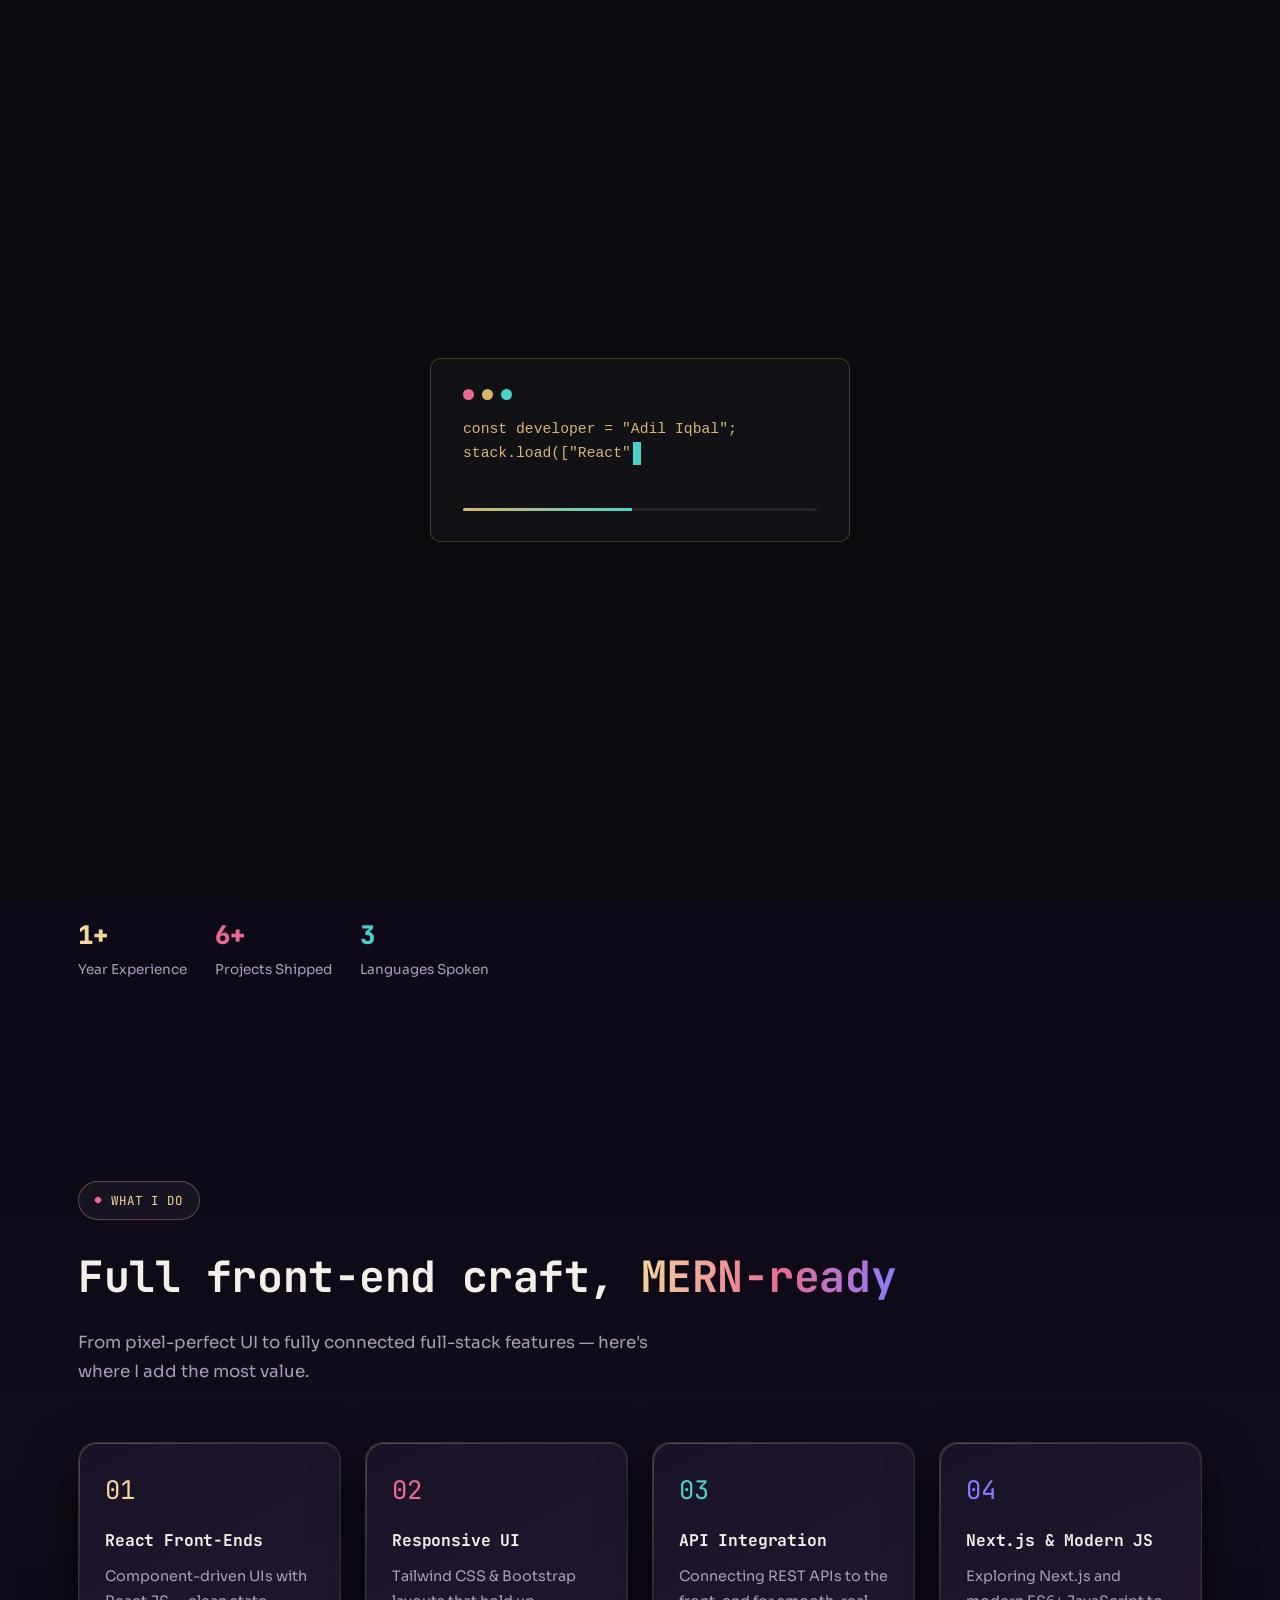
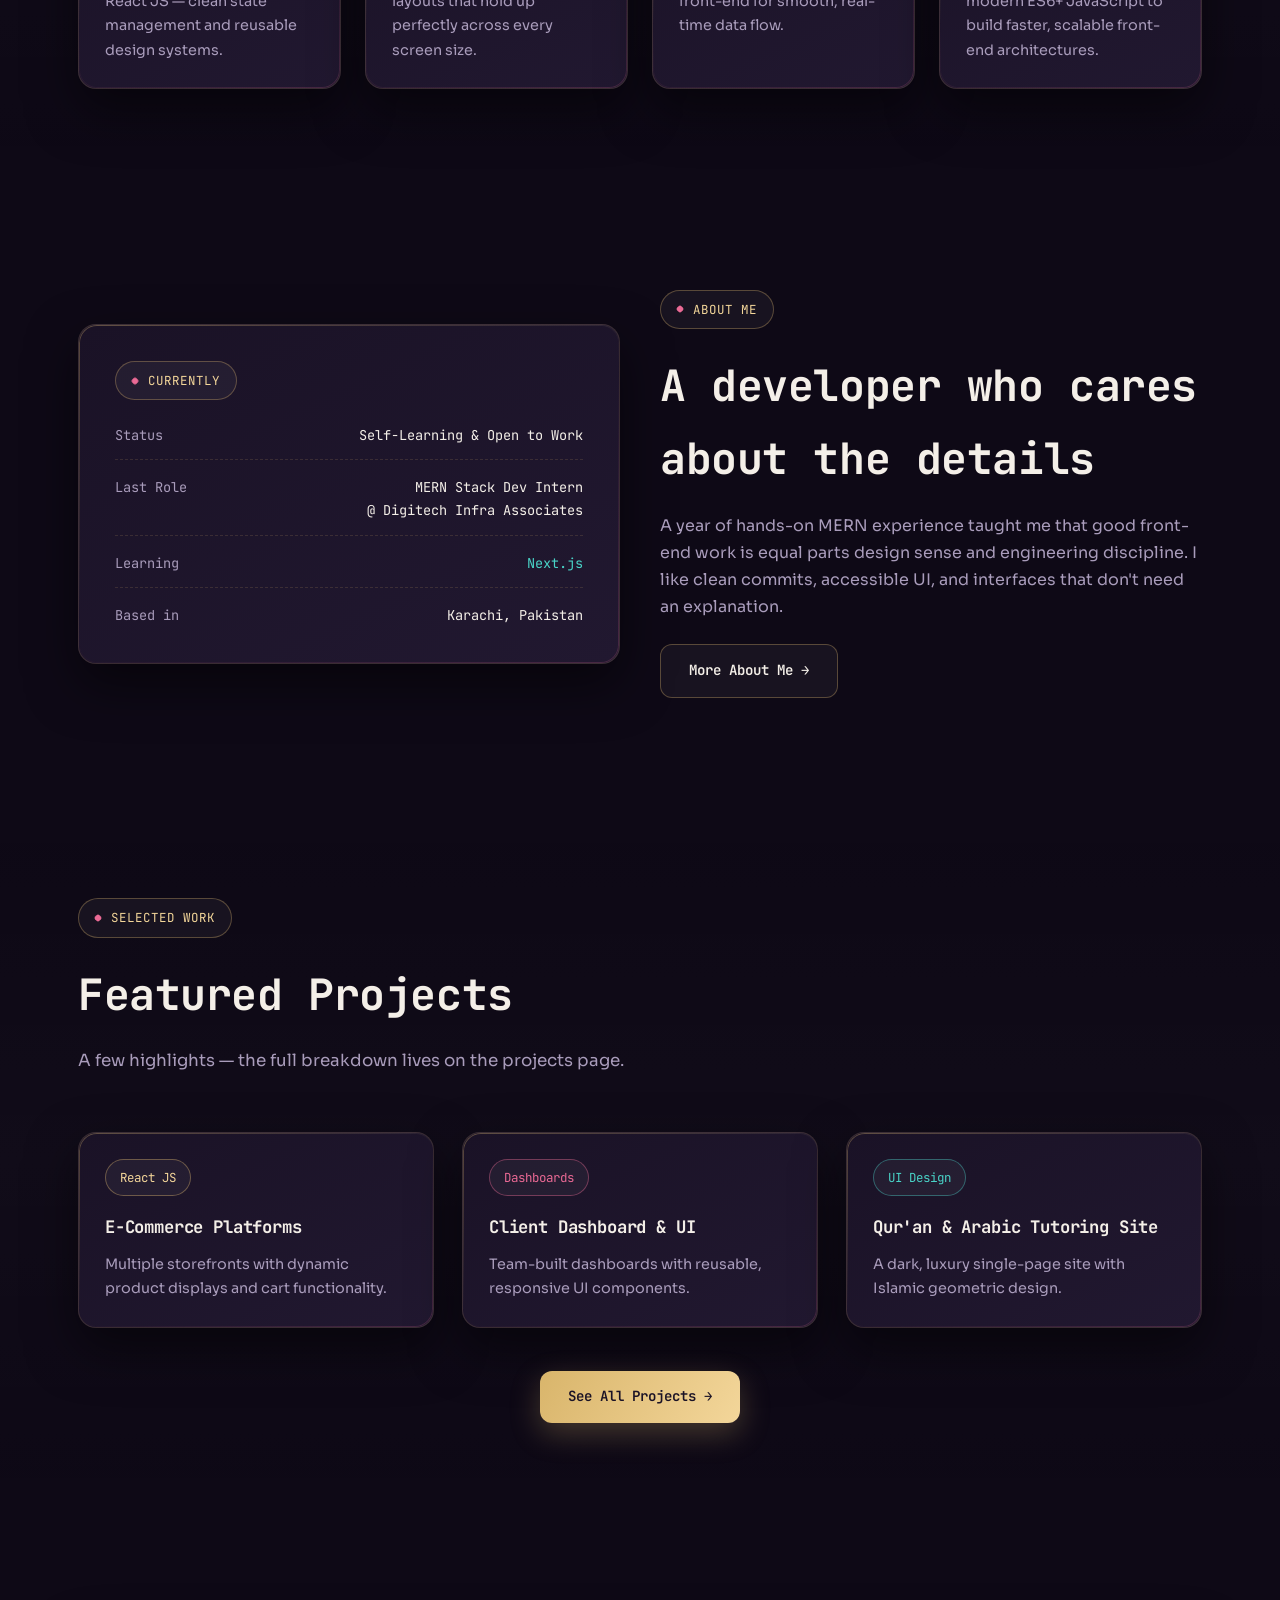
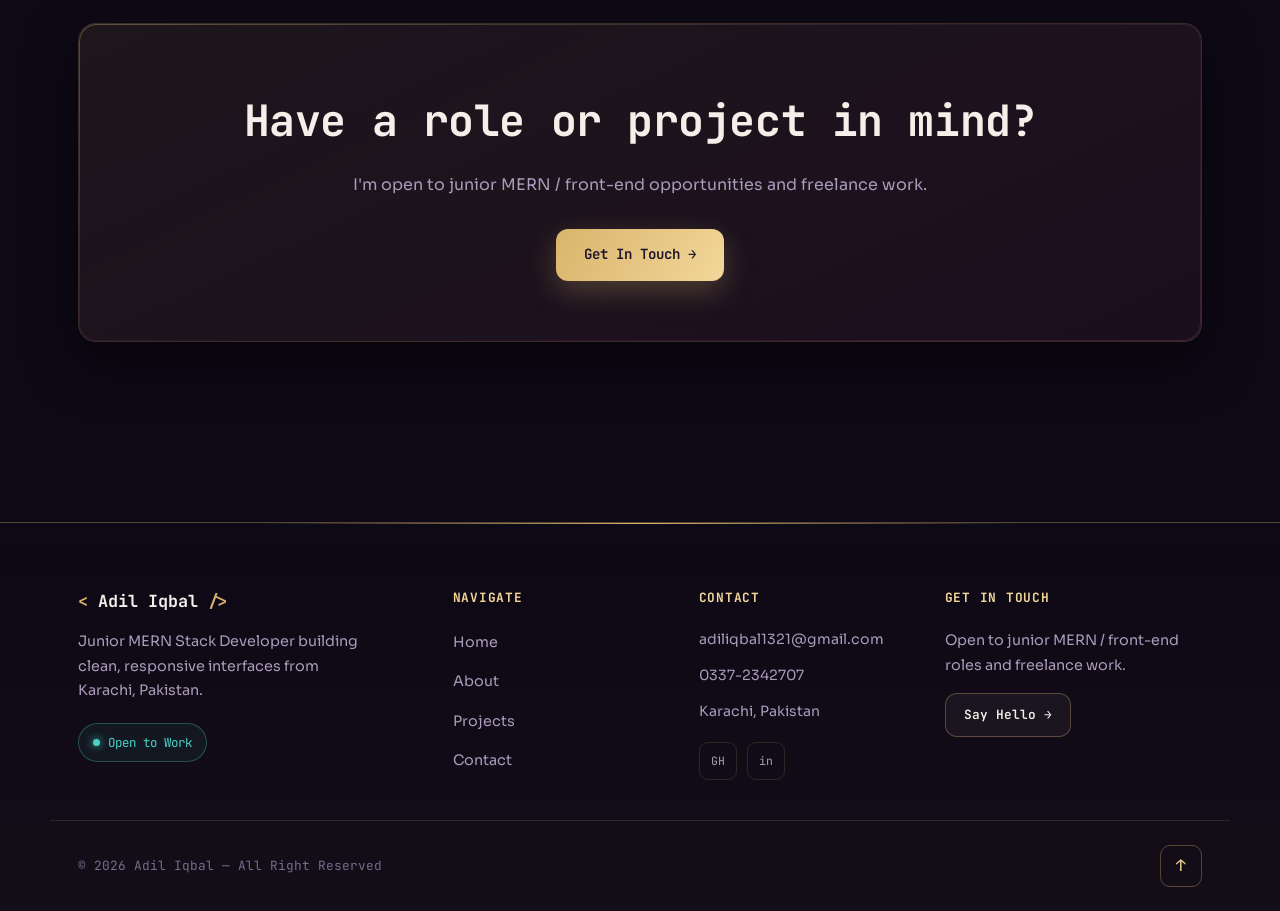
<file: index.html>
<!DOCTYPE html>
<html lang="en">
<head>
<meta charset="UTF-8">
<meta name="viewport" content="width=device-width, initial-scale=1.0">
<link rel="icon" type="image/jpeg" href="faviconimage.png">
<title>Adil Iqbal — Junior MERN Stack Developer</title>
<meta name="description" content="Adil Iqbal — Junior MERN Stack Developer from Karachi, Pakistan. React JS, Next.js, Node, MongoDB.">
<link rel="stylesheet" href="style.css">
<style>
#preloader{
  position:fixed;
  inset:0;
  z-index:99999;
  background:#0a0a0f;
  display:flex;
  align-items:center;
  justify-content:center;
  transition:opacity .6s ease, visibility .6s ease;
}
#preloader.hide{
  opacity:0;
  visibility:hidden;
  pointer-events:none;
}
.loader-box{
  width:min(420px,86vw);
  padding:30px 32px;
  border:1px solid rgba(217,181,107,0.25);
  border-radius:10px;
  background:rgba(255,255,255,0.03);
}
.loader-dots{display:flex;gap:8px;margin-bottom:18px;}
.loader-dots span{width:11px;height:11px;border-radius:50%;display:inline-block;}
.loader-dots span:nth-child(1){background:#ea6a95;}
.loader-dots span:nth-child(2){background:#d9b56b;}
.loader-dots span:nth-child(3){background:#49d3c7;}
.loader-code{
  min-height:70px;
  font-family:monospace;
  font-size:0.92rem;
  color:#d9b56b;
  white-space:pre-wrap;
  line-height:1.6;
}
.loader-code .type-cursor{
  display:inline-block;
  width:8px;
  background:#49d3c7;
  animation:blink 0.8s steps(1) infinite;
  margin-left:2px;
}
@keyframes blink{50%{opacity:0;}}
.loader-bar{
  margin-top:20px;
  height:3px;
  width:100%;
  background:rgba(255,255,255,0.08);
  border-radius:2px;
  overflow:hidden;
}
.loader-bar-fill{
  height:100%;
  width:0%;
  background:linear-gradient(90deg,#d9b56b,#49d3c7);
  transition:width .3s ease;
}
</style>
</head>
<body id="top">
  <div id="preloader">
    <div class="loader-box">
      <div class="loader-dots">
        <span></span><span></span><span></span>
      </div>
      <div class="loader-code" id="loaderCode"></div>
      <div class="loader-bar"><div class="loader-bar-fill" id="loaderFill"></div></div>
    </div>
  </div>

<div class="mesh"></div>
<div class="noise"></div>

<header>
  <nav>
    <div class="brand"><span class="brk">&lt;</span>Adil Iqbal<span class="brk">/&gt;</span></div>
    <button class="nav-toggle" aria-label="menu"><span></span><span></span><span></span></button>
    <div class="nav-links">
      <a href="index.html" class="active">Home</a>
      <a href="About.html">About</a>
      <a href="projects.html">Projects</a>
      <a href="contact.html">Contact</a>
    </div>
    <a href="contact.html" class="nav-cta">Hire Me</a>
  </nav>
</header>

<main>

  <!-- ============ HERO ============ -->
  <section class="pad-lg">
    <div class="wrap hero-grid">
      <div>
        <div class="eyebrow"><span class="sq"></span>Open to Junior MERN / Front-End roles</div>
        <h1 style="font-size:clamp(2.4rem,5.5vw,3.8rem);line-height:1.1;margin-bottom:22px;">
          Building interfaces that feel as good as they look —
          <span class="grad-text">one component at a time.</span>
        </h1>
        <p style="color:var(--muted);font-size:1.1rem;max-width:540px;margin-bottom:34px;">
          I'm <b style="color:var(--text)">Adil Iqbal</b>, a Junior MERN Stack Developer based in Karachi, Pakistan.
          I design and build dynamic, responsive web applications with <b style="color:var(--text)">React JS</b>,
          and I'm currently deepening my craft with <b style="color:var(--text)">Next.js</b>.
        </p>
        <div style="display:flex;gap:16px;flex-wrap:wrap;">
          <a href="projects.html" class="btn btn-gold">View My Work →</a>
          <a href="Adil-CV.pdf" download class="btn btn-outline">⬇ Download My CV</a>
        </div>
        <div style="display:flex;gap:28px;margin-top:48px;flex-wrap:wrap;">
          <div><div class="mono" style="font-size:1.6rem;font-weight:800;color:var(--gold-bright);"><span data-count="1">0</span>+</div><div style="color:var(--muted);font-size:0.85rem;">Year Experience</div></div>
          <div><div class="mono" style="font-size:1.6rem;font-weight:800;color:var(--rose);"><span data-count="6">0</span>+</div><div style="color:var(--muted);font-size:0.85rem;">Projects Shipped</div></div>
          <div><div class="mono" style="font-size:1.6rem;font-weight:800;color:var(--teal);"><span data-count="3">0</span></div><div style="color:var(--muted);font-size:0.85rem;">Languages Spoken</div></div>
        </div>
      </div>

      <div class="glass tilt" style="padding:0;overflow:hidden;">
        <div style="display:flex;align-items:center;gap:8px;padding:14px 18px;border-bottom:1px solid var(--border);background:rgba(255,255,255,0.02);">
          <span style="width:11px;height:11px;border-radius:50%;background:var(--rose);"></span>
          <span style="width:11px;height:11px;border-radius:50%;background:var(--gold);"></span>
          <span style="width:11px;height:11px;border-radius:50%;background:var(--teal);"></span>
          <span class="mono" style="color:var(--muted);font-size:0.78rem;margin-left:6px;">profile.json</span>
        </div>
        <div class="mono" style="padding:26px 28px;font-size:0.88rem;">
          <div><span style="color:var(--rose);">{</span></div>
          <div>&nbsp;&nbsp;"name"<span style="color:var(--muted);">:</span> <span style="color:var(--gold-bright);">"Adil Iqbal"</span>,</div>
          <div>&nbsp;&nbsp;"role"<span style="color:var(--muted);">:</span> <span style="color:var(--gold-bright);">"Junior MERN Stack Developer"</span>,</div>
          <div>&nbsp;&nbsp;"stack"<span style="color:var(--muted);">:</span> [<span style="color:var(--teal);">"React"</span>, <span style="color:var(--teal);">"Bootstrap/Tailwind CSS"</span>, <span style="color:var(--teal);">"JavaScript/TypeScript"</span>],</div>
          <div>&nbsp;&nbsp;"learning"<span style="color:var(--muted);">:</span> <span style="color:var(--teal);">"Next.js"</span>,</div>
          <div>&nbsp;&nbsp;"basedIn"<span style="color:var(--muted);">:</span> <span style="color:var(--gold-bright);">"Karachi, Pakistan"</span>,</div>
          <div>&nbsp;&nbsp;"languages"<span style="color:var(--muted);">:</span> [<span style="color:var(--teal);">"Urdu"</span>, <span style="color:var(--teal);">"English"</span>, <span style="color:var(--teal);">"Arabic"</span>],</div>
          <div>&nbsp;&nbsp;"available"<span style="color:var(--muted);">:</span> <span style="color:var(--rose);">true</span></div>
          <div><span style="color:var(--rose);">}</span></div>
        </div>
      </div>
    </div>
  </section>

  <!-- ============ WHAT I DO ============ -->
  <section class="pad-lg" style="background:linear-gradient(180deg,transparent,rgba(255,255,255,0.015),transparent);">
    <div class="wrap">
      <div class="eyebrow fade-up"><span class="sq"></span>What I Do</div>
      <h2 class="section-title fade-up">Full front-end craft, <span class="grad-text">MERN-ready</span></h2>
      <p class="section-sub fade-up">From pixel-perfect UI to fully connected full-stack features — here's where I add the most value.</p>

      <div class="grid-4">
        <div class="glass tilt fade-up" style="padding:26px;">
          <div class="mono" style="font-size:1.6rem;color:var(--gold-bright);margin-bottom:14px;">01</div>
          <h3 style="font-size:1.02rem;margin-bottom:10px;">React Front-Ends</h3>
          <p style="color:var(--muted);font-size:0.9rem;">Component-driven UIs with React JS — clean state management and reusable design systems.</p>
        </div>
        <div class="glass tilt fade-up" style="padding:26px;">
          <div class="mono" style="font-size:1.6rem;color:var(--rose);margin-bottom:14px;">02</div>
          <h3 style="font-size:1.02rem;margin-bottom:10px;">Responsive UI</h3>
          <p style="color:var(--muted);font-size:0.9rem;">Tailwind CSS &amp; Bootstrap layouts that hold up perfectly across every screen size.</p>
        </div>
        <div class="glass tilt fade-up" style="padding:26px;">
          <div class="mono" style="font-size:1.6rem;color:var(--teal);margin-bottom:14px;">03</div>
          <h3 style="font-size:1.02rem;margin-bottom:10px;">API Integration</h3>
          <p style="color:var(--muted);font-size:0.9rem;">Connecting REST APIs to the front-end for smooth, real-time data flow.</p>
        </div>
       <div class="glass tilt fade-up" style="padding:26px;">
          <div class="mono" style="font-size:1.6rem;color:var(--violet);margin-bottom:14px;">04</div>
          <h3 style="font-size:1.02rem;margin-bottom:10px;">Next.js &amp; Modern JS</h3>
          <p style="color:var(--muted);font-size:0.9rem;">Exploring Next.js and modern ES6+ JavaScript to build faster, scalable front-end architectures.</p>
        </div>
      </div>
    </div>
  </section>

  
  <!-- ============ ABOUT TEASER ============ -->
  <section class="pad-lg">
    <div class="wrap grid-2" style="align-items:center;">
      <div class="glass tilt fade-up" style="padding:36px;">
        <div class="eyebrow" style="margin-bottom:24px;"><span class="sq"></span>Currently</div>
        <ul style="display:flex;flex-direction:column;gap:16px;">
          <li style="display:flex;justify-content:space-between;border-bottom:1px dashed var(--border);padding-bottom:12px;"><span class="mono" style="color:var(--muted);font-size:0.85rem;">Status</span><span class="mono" style="font-size:0.85rem;">Self-Learning &amp; Open to Work</span></li>
          <li style="display:flex;justify-content:space-between;gap:16px;border-bottom:1px dashed var(--border);padding-bottom:12px;"><span class="mono" style="color:var(--muted);font-size:0.85rem;flex-shrink:0;">Last Role</span><span class="mono" style="font-size:0.85rem;text-align:right;">MERN Stack Dev Intern<br>@ Digitech Infra Associates</span></li>
          <li style="display:flex;justify-content:space-between;border-bottom:1px dashed var(--border);padding-bottom:12px;"><span class="mono" style="color:var(--muted);font-size:0.85rem;">Learning</span><span class="mono" style="font-size:0.85rem;color:var(--teal);">Next.js</span></li>
          <li style="display:flex;justify-content:space-between;"><span class="mono" style="color:var(--muted);font-size:0.85rem;">Based in</span><span class="mono" style="font-size:0.85rem;">Karachi, Pakistan</span></li>
        </ul>
      </div>
      <div class="fade-up">
        <div class="eyebrow"><span class="sq"></span>About Me</div>
        <h2 class="section-title">A developer who cares about the details</h2>
        <p style="color:var(--muted);margin-bottom:24px;">A year of hands-on MERN experience taught me that good front-end work is equal parts design sense and engineering discipline. I like clean commits, accessible UI, and interfaces that don't need an explanation.</p>
        <a href="About.html" class="btn btn-outline">More About Me →</a>
      </div>
    </div>
  </section>

  <!-- ============ FEATURED PROJECTS ============ -->
  <section class="pad-lg" style="background:linear-gradient(180deg,transparent,rgba(255,255,255,0.015),transparent);">
    <div class="wrap">
      <div class="eyebrow fade-up"><span class="sq"></span>Selected Work</div>
      <h2 class="section-title fade-up">Featured Projects</h2>
      <p class="section-sub fade-up">A few highlights — the full breakdown lives on the projects page.</p>

      <div class="grid-3">
        <div class="glass tilt fade-up" style="padding:26px;">
          <div class="pill gold" style="margin-bottom:16px;">React JS</div>
          <h3 style="font-size:1.08rem;margin-bottom:10px;">E-Commerce Platforms</h3>
          <p style="color:var(--muted);font-size:0.9rem;">Multiple storefronts with dynamic product displays and cart functionality.</p>
        </div>
        <div class="glass tilt fade-up" style="padding:26px;">
          <div class="pill rose" style="margin-bottom:16px;">Dashboards</div>
          <h3 style="font-size:1.08rem;margin-bottom:10px;">Client Dashboard &amp; UI</h3>
          <p style="color:var(--muted);font-size:0.9rem;">Team-built dashboards with reusable, responsive UI components.</p>
        </div>
        <div class="glass tilt fade-up" style="padding:26px;">
          <div class="pill teal" style="margin-bottom:16px;">UI Design</div>
          <h3 style="font-size:1.08rem;margin-bottom:10px;">Qur'an &amp; Arabic Tutoring Site</h3>
          <p style="color:var(--muted);font-size:0.9rem;">A dark, luxury single-page site with Islamic geometric design.</p>
        </div>
      </div>
      <div style="text-align:center;margin-top:44px;" class="fade-up">
        <a href="projects.html" class="btn btn-gold">See All Projects →</a>
      </div>
    </div>
  </section>

  <!-- ============ CTA ============ -->
  <section class="pad-lg">
    <div class="wrap">
      <div class="glass fade-up" style="padding:60px 40px;text-align:center;background:linear-gradient(155deg, rgba(217,181,107,0.08), rgba(234,106,149,0.06));">
        <h2 class="section-title" style="margin-bottom:14px;">Have a role or project in mind?</h2>
        <p style="color:var(--muted);margin-bottom:30px;">I'm open to junior MERN / front-end opportunities and freelance work.</p>
        <a href="contact.html" class="btn btn-gold">Get In Touch →</a>
      </div>
    </div>
  </section>

</main>

<footer>
  <div class="footer-top">
    <div class="footer-col footer-col-brand">
      <div class="brand mono"><span class="brk">&lt;</span>Adil Iqbal<span class="brk">/&gt;</span></div>
      <p>Junior MERN Stack Developer building clean, responsive interfaces from Karachi, Pakistan.</p>
      <span class="footer-badge"><span class="dot"></span>Open to Work</span>
    </div>
    <div class="footer-col">
      <h4>Navigate</h4>
      <ul>
        <li><a href="index.html">Home</a></li>
        <li><a href="About.html">About</a></li>
        <li><a href="projects.html">Projects</a></li>
        <li><a href="contact.html">Contact</a></li>
      </ul>
    </div>
    <div class="footer-col">
      <h4>Contact</h4>
      <div class="f-contact">
        <a href="mailto:adiliqbal1321@gmail.com">adiliqbal1321@gmail.com</a>
        <a href="tel:03372342707">0337-2342707</a>
        <span>Karachi, Pakistan</span>
      </div>
      <div class="footer-social">
        <a href="https://github.com/AdilIqbal0337" title="GitHub">GH</a>
        <a href="https://www.linkedin.com/in/adil-iqbal-b73838338/" title="LinkedIn">in</a>
      </div>
    </div>
    <div class="footer-col">
      <h4>Get In Touch</h4>
      <p style="color:var(--muted);font-size:0.9rem;margin-bottom:16px;">Open to junior MERN / front-end roles and freelance work.</p>
      <a href="contact.html" class="btn btn-outline" style="font-size:0.8rem;padding:10px 18px;">Say Hello →</a>
    </div>
  </div>
  <div class="footer-bottom">
    <div class="footer-note">© 2026 Adil Iqbal — All Right Reserved</div>
    <a href="#top" class="back-to-top mono" title="Back to top">↑</a>
  </div>
</footer>

<script src="script.js"></script>
<script>
(function(){
  const codeEl = document.getElementById('loaderCode');
  const fillEl = document.getElementById('loaderFill');
  const preloader = document.getElementById('preloader');
  if(!codeEl || !preloader) return;

  const lines = [
    'const developer = "Adil Iqbal";',
    'stack.load(["React","Next JS","Tailwind Css"]);',
    'status: "Ready to build..."'
  ];

  let lineIndex = 0, charIndex = 0, output = '';

  function typeLine(){
    if(lineIndex >= lines.length){
      finishLoading();
      return;
    }
    const currentLine = lines[lineIndex];
    if(charIndex < currentLine.length){
      output += currentLine[charIndex];
      codeEl.innerHTML = output + '<span class="type-cursor">&nbsp;</span>';
      charIndex++;
      const totalChars = lines.join('').length;
      const doneChars = lineIndex * 0;
      let progressChars = 0;
      for(let i=0;i<lineIndex;i++){ progressChars += lines[i].length; }
      progressChars += charIndex;
      fillEl.style.width = Math.min(95, (progressChars / totalChars) * 100) + '%';
      setTimeout(typeLine, 28);
    } else {
      output += '\n';
      lineIndex++;
      charIndex = 0;
      setTimeout(typeLine, 250);
    }
  }

  function finishLoading(){
    fillEl.style.width = '100%';
    setTimeout(function(){
      preloader.classList.add('hide');
      document.body.style.overflow = '';
    }, 400);
  }

  document.body.style.overflow = 'hidden';
  setTimeout(typeLine, 300);

  window.addEventListener('load', function(){
    setTimeout(function(){
      if(!preloader.classList.contains('hide')){
        finishLoading();
      }
    }, 2500);
  });
})();
</script>
</body>
</html>
</file>
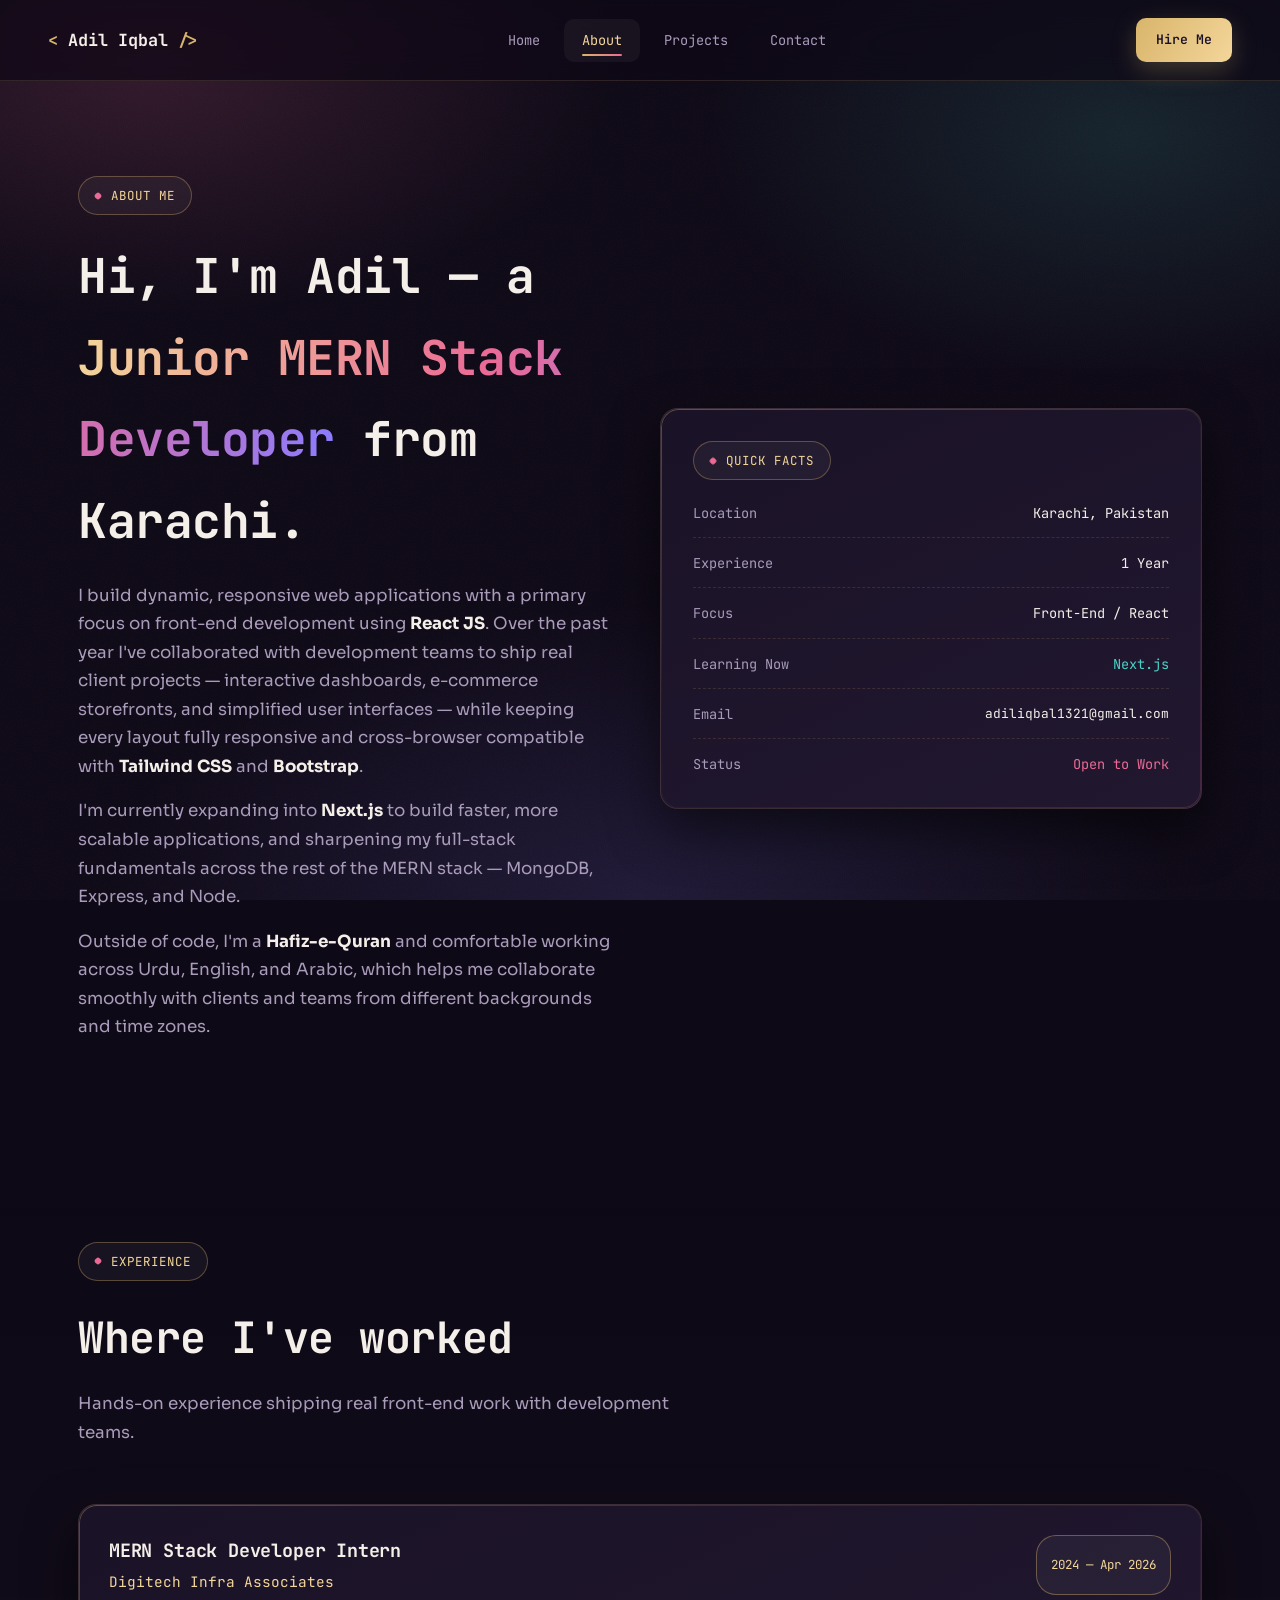
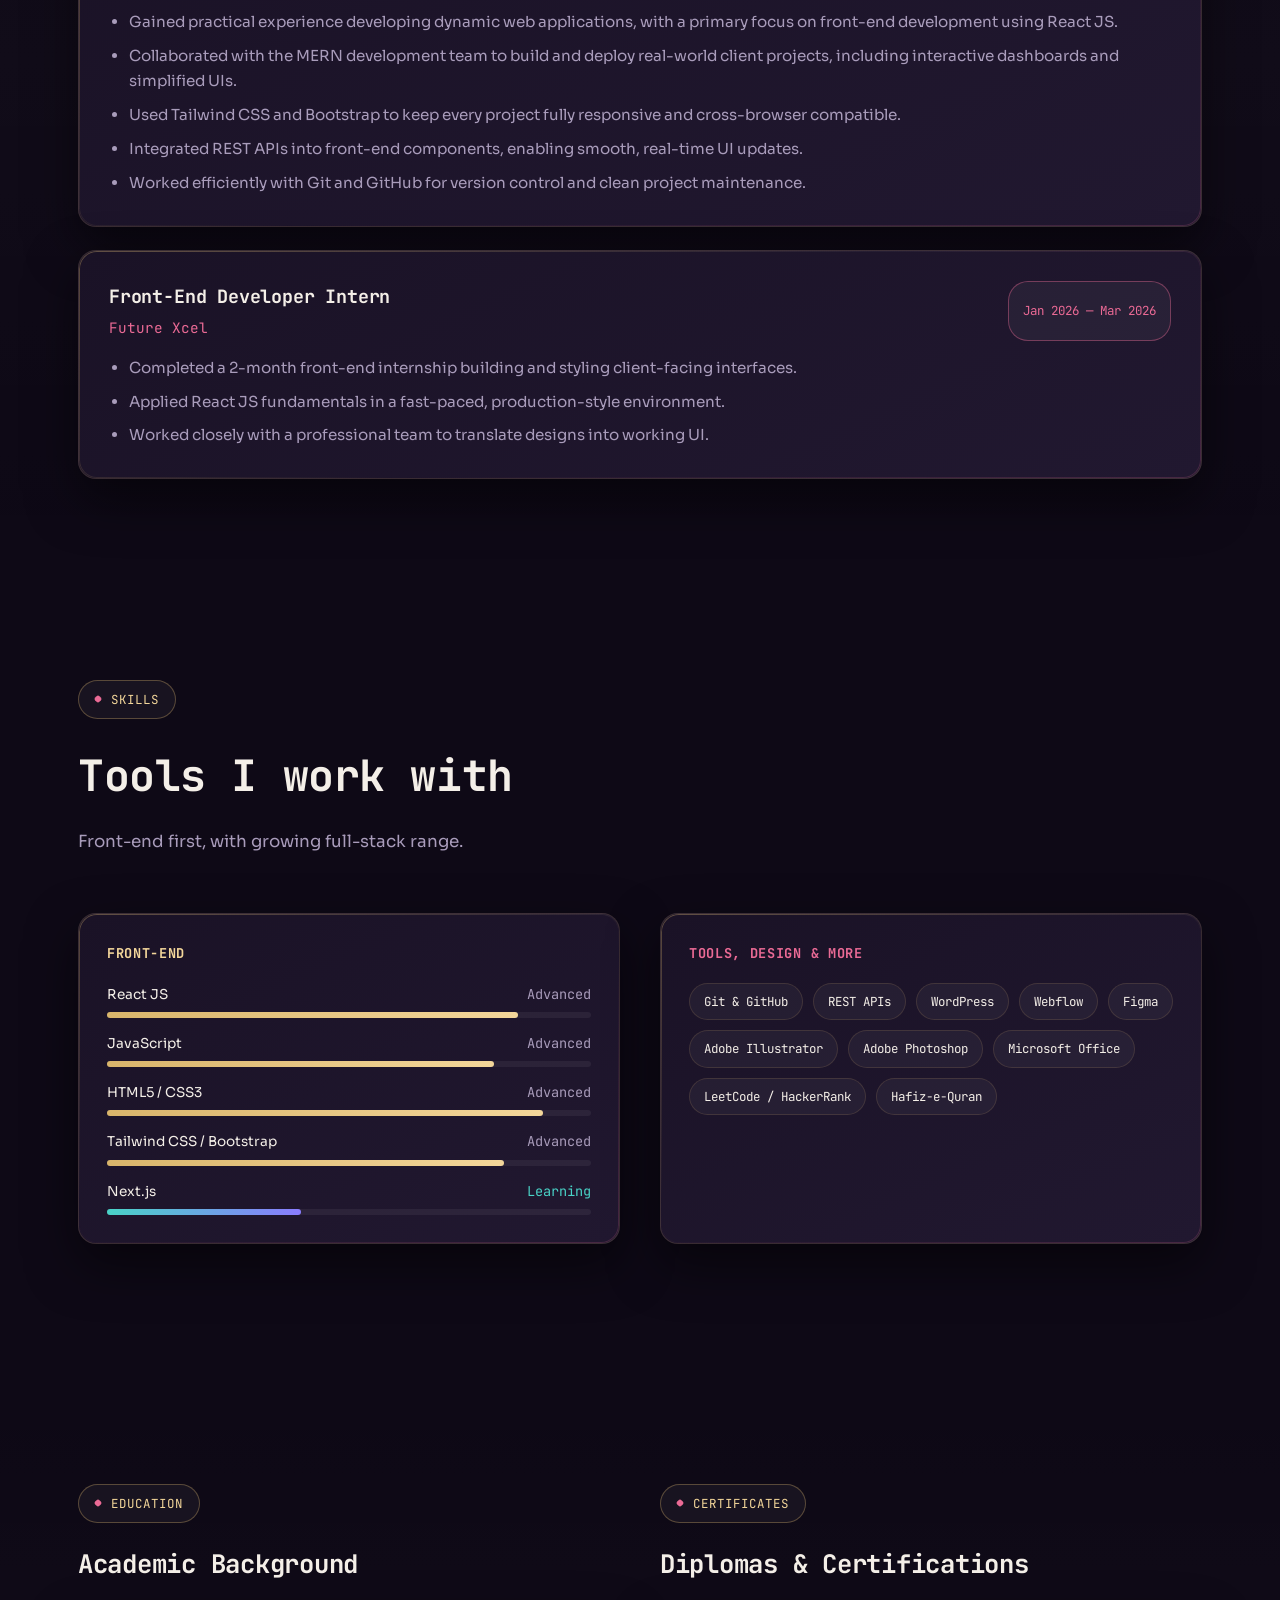
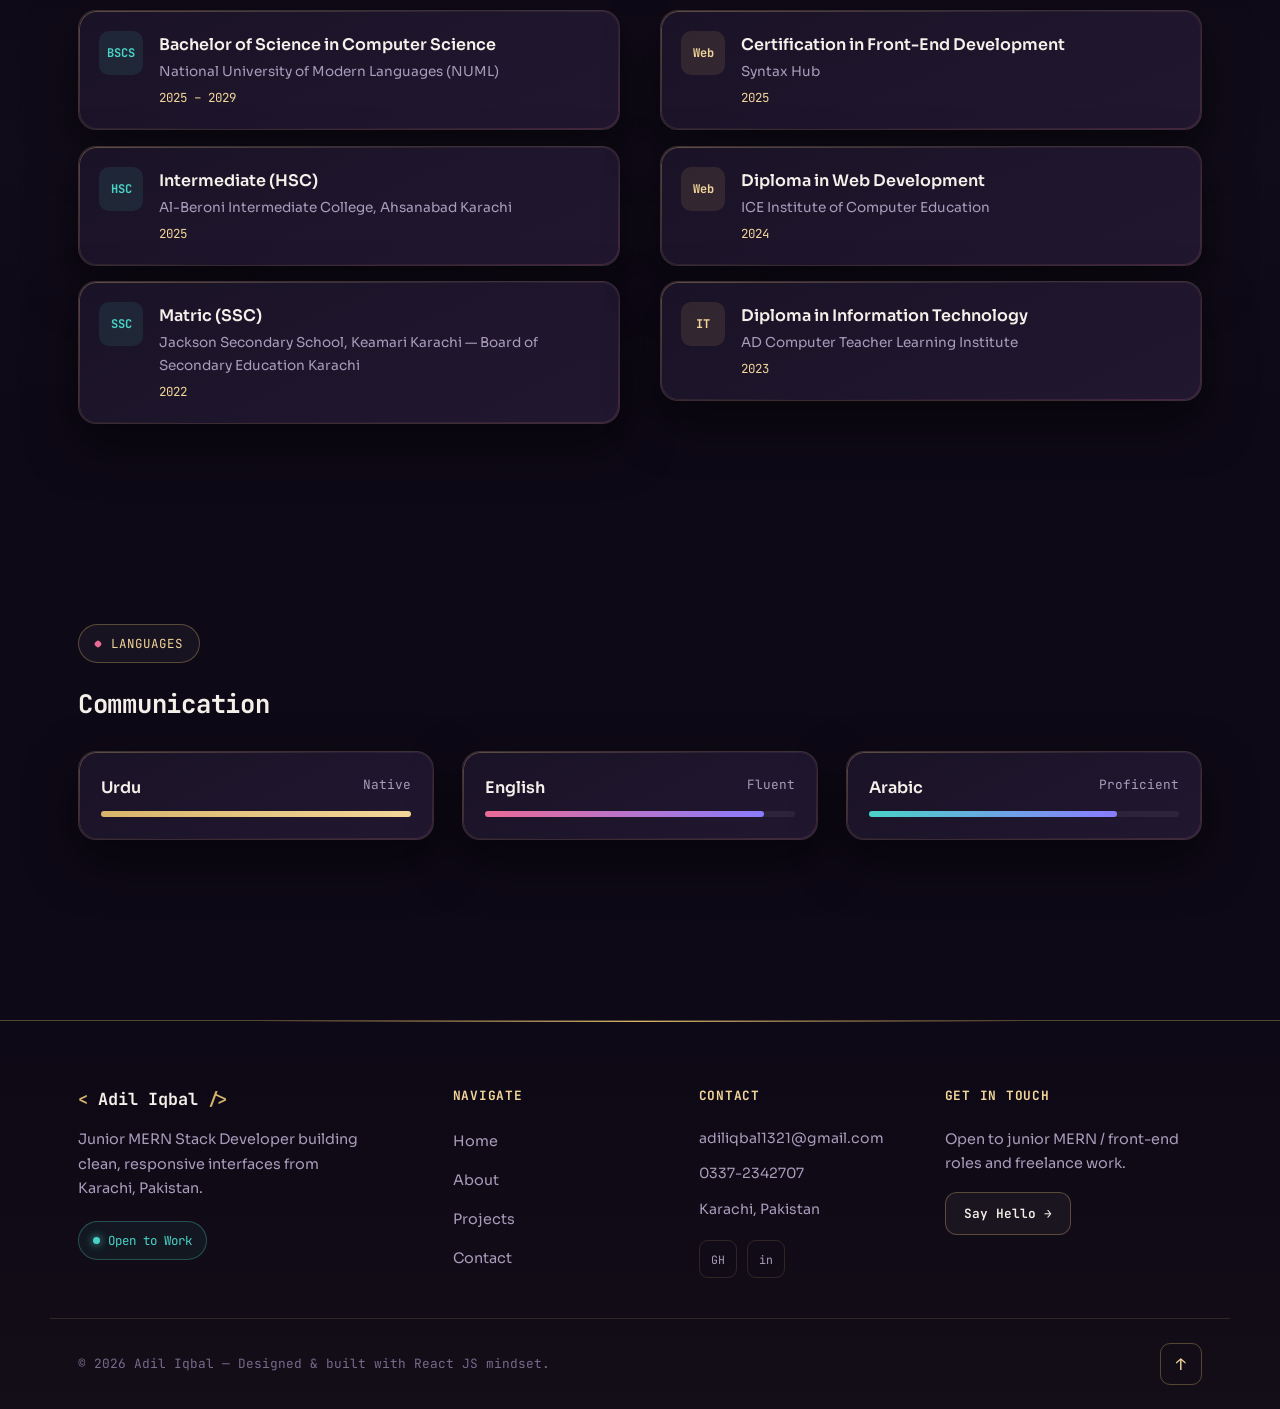
<file: About.html>
<!DOCTYPE html>
<html lang="en">
<head>
<meta charset="UTF-8">
<meta name="viewport" content="width=device-width, initial-scale=1.0">
<link rel="icon" type="image/jpeg" href="faviconimage.png">
<title>About — Adil Iqbal</title>
<link rel="stylesheet" href="style.css">
</head>
<body id="top">
<div class="mesh"></div>
<div class="noise"></div>

<header>
  <nav>
    <div class="brand"><span class="brk">&lt;</span>Adil Iqbal<span class="brk">/&gt;</span></div>
    <button class="nav-toggle" aria-label="menu"><span></span><span></span><span></span></button>
    <div class="nav-links">
      <a href="index.html">Home</a>
      <a href="About.html" class="active">About</a>
      <a href="projects.html">Projects</a>
      <a href="contact.html">Contact</a>
    </div>
    <a href="contact.html" class="nav-cta">Hire Me</a>
  </nav>
</header>

<main>

  <!-- ============ INTRO ============ -->
  <section class="pad-lg">
    <div class="wrap grid-2" style="align-items:center;">
      <div>
        <div class="eyebrow"><span class="sq"></span>About Me</div>
        <h1 style="font-size:clamp(2rem,4.5vw,3rem);margin-bottom:20px;">
          Hi, I'm Adil — a <span class="grad-text">Junior MERN Stack Developer</span> from Karachi.
        </h1>
        <p style="color:var(--muted);font-size:1.05rem;margin-bottom:16px;">
          I build dynamic, responsive web applications with a primary focus on front-end development using
          <b style="color:var(--text);">React JS</b>. Over the past year I've collaborated with development
          teams to ship real client projects — interactive dashboards, e-commerce storefronts, and simplified
          user interfaces — while keeping every layout fully responsive and cross-browser compatible with
          <b style="color:var(--text);">Tailwind CSS</b> and <b style="color:var(--text);">Bootstrap</b>.
        </p>
        <p style="color:var(--muted);font-size:1.05rem;margin-bottom:16px;">
          I'm currently expanding into <b style="color:var(--text);">Next.js</b> to build faster, more scalable
          applications, and sharpening my full-stack fundamentals across the rest of the MERN stack — MongoDB,
          Express, and Node.
        </p>
        <p style="color:var(--muted);font-size:1.05rem;">
          Outside of code, I'm a <b style="color:var(--text);">Hafiz-e-Quran</b> and comfortable working across
          Urdu, English, and Arabic, which helps me collaborate smoothly with clients and teams from different
          backgrounds and time zones.
        </p>
      </div>
      <div class="glass tilt fade-up" style="padding:32px;">
        <div class="eyebrow" style="margin-bottom:22px;"><span class="sq"></span>Quick Facts</div>
        <div style="display:flex;flex-direction:column;gap:14px;">
          <div style="display:flex;justify-content:space-between;border-bottom:1px dashed var(--border);padding-bottom:12px;"><span class="mono" style="color:var(--muted);font-size:0.85rem;">Location</span><span class="mono" style="font-size:0.85rem;">Karachi, Pakistan</span></div>
          <div style="display:flex;justify-content:space-between;border-bottom:1px dashed var(--border);padding-bottom:12px;"><span class="mono" style="color:var(--muted);font-size:0.85rem;">Experience</span><span class="mono" style="font-size:0.85rem;">1 Year</span></div>
          <div style="display:flex;justify-content:space-between;border-bottom:1px dashed var(--border);padding-bottom:12px;"><span class="mono" style="color:var(--muted);font-size:0.85rem;">Focus</span><span class="mono" style="font-size:0.85rem;">Front-End / React</span></div>
          <div style="display:flex;justify-content:space-between;border-bottom:1px dashed var(--border);padding-bottom:12px;"><span class="mono" style="color:var(--muted);font-size:0.85rem;">Learning Now</span><span class="mono" style="font-size:0.85rem;color:var(--teal);">Next.js</span></div>
          <div style="display:flex;justify-content:space-between;border-bottom:1px dashed var(--border);padding-bottom:12px;"><span class="mono" style="color:var(--muted);font-size:0.85rem;">Email</span><span class="mono" style="font-size:0.8rem;">adiliqbal1321@gmail.com</span></div>
          <div style="display:flex;justify-content:space-between;"><span class="mono" style="color:var(--muted);font-size:0.85rem;">Status</span><span class="mono" style="font-size:0.85rem;color:var(--rose);">Open to Work</span></div>
        </div>
      </div>
    </div>
  </section>

  <!-- ============ EXPERIENCE ============ -->
  <section class="pad-lg" style="background:linear-gradient(180deg,transparent,rgba(255,255,255,0.015),transparent);">
    <div class="wrap">
      <div class="eyebrow fade-up"><span class="sq"></span>Experience</div>
      <h2 class="section-title fade-up">Where I've worked</h2>
      <p class="section-sub fade-up">Hands-on experience shipping real front-end work with development teams.</p>

      <div style="display:flex;flex-direction:column;gap:24px;">
        <div class="glass tilt fade-up" style="padding:30px;">
          <div style="display:flex;justify-content:space-between;flex-wrap:wrap;gap:10px;margin-bottom:14px;">
            <div>
              <h3 style="font-size:1.15rem;">MERN Stack Developer Intern</h3>
              <div class="mono" style="color:var(--gold-bright);font-size:0.9rem;margin-top:4px;">Digitech Infra Associates</div>
            </div>
            <span class="pill gold">2024 — Apr 2026</span>
          </div>
          <ul style="color:var(--muted);font-size:0.95rem;display:flex;flex-direction:column;gap:8px;padding-left:20px;">
            <li style="list-style:disc;">Gained practical experience developing dynamic web applications, with a primary focus on front-end development using React JS.</li>
            <li style="list-style:disc;">Collaborated with the MERN development team to build and deploy real-world client projects, including interactive dashboards and simplified UIs.</li>
            <li style="list-style:disc;">Used Tailwind CSS and Bootstrap to keep every project fully responsive and cross-browser compatible.</li>
            <li style="list-style:disc;">Integrated REST APIs into front-end components, enabling smooth, real-time UI updates.</li>
            <li style="list-style:disc;">Worked efficiently with Git and GitHub for version control and clean project maintenance.</li>
          </ul>
        </div>

        <div class="glass tilt fade-up" style="padding:30px;">
          <div style="display:flex;justify-content:space-between;flex-wrap:wrap;gap:10px;margin-bottom:14px;">
            <div>
              <h3 style="font-size:1.15rem;">Front-End Developer Intern</h3>
              <div class="mono" style="color:var(--rose);font-size:0.9rem;margin-top:4px;">Future Xcel</div>
            </div>
            <span class="pill rose">Jan 2026 — Mar 2026</span>
          </div>
          <ul style="color:var(--muted);font-size:0.95rem;display:flex;flex-direction:column;gap:8px;padding-left:20px;">
            <li style="list-style:disc;">Completed a 2-month front-end internship building and styling client-facing interfaces.</li>
            <li style="list-style:disc;">Applied React JS fundamentals in a fast-paced, production-style environment.</li>
            <li style="list-style:disc;">Worked closely with a professional team to translate designs into working UI.</li>
          </ul>
        </div>
      </div>
    </div>
  </section>

  <!-- ============ SKILLS ============ -->
  <section class="pad-lg">
    <div class="wrap">
      <div class="eyebrow fade-up"><span class="sq"></span>Skills</div>
      <h2 class="section-title fade-up">Tools I work with</h2>
      <p class="section-sub fade-up">Front-end first, with growing full-stack range.</p>

      <div class="grid-2" style="margin-bottom:40px;">
        <div class="glass tilt fade-up" style="padding:28px;">
          <h4 class="mono" style="color:var(--gold-bright);font-size:0.85rem;text-transform:uppercase;letter-spacing:0.05em;margin-bottom:18px;">Front-End</h4>
          <div style="display:flex;flex-direction:column;gap:14px;">
            <div><div style="display:flex;justify-content:space-between;font-size:0.85rem;margin-bottom:6px;"><span>React JS</span><span class="mono" style="color:var(--muted);">Advanced</span></div><div style="background:rgba(255,255,255,0.06);height:6px;border-radius:4px;"><div style="width:85%;height:100%;background:linear-gradient(90deg,var(--gold),var(--gold-bright));border-radius:4px;"></div></div></div>
            <div><div style="display:flex;justify-content:space-between;font-size:0.85rem;margin-bottom:6px;"><span>JavaScript</span><span class="mono" style="color:var(--muted);">Advanced</span></div><div style="background:rgba(255,255,255,0.06);height:6px;border-radius:4px;"><div style="width:80%;height:100%;background:linear-gradient(90deg,var(--gold),var(--gold-bright));border-radius:4px;"></div></div></div>
            <div><div style="display:flex;justify-content:space-between;font-size:0.85rem;margin-bottom:6px;"><span>HTML5 / CSS3</span><span class="mono" style="color:var(--muted);">Advanced</span></div><div style="background:rgba(255,255,255,0.06);height:6px;border-radius:4px;"><div style="width:90%;height:100%;background:linear-gradient(90deg,var(--gold),var(--gold-bright));border-radius:4px;"></div></div></div>
            <div><div style="display:flex;justify-content:space-between;font-size:0.85rem;margin-bottom:6px;"><span>Tailwind CSS / Bootstrap</span><span class="mono" style="color:var(--muted);">Advanced</span></div><div style="background:rgba(255,255,255,0.06);height:6px;border-radius:4px;"><div style="width:82%;height:100%;background:linear-gradient(90deg,var(--gold),var(--gold-bright));border-radius:4px;"></div></div></div>
            <div><div style="display:flex;justify-content:space-between;font-size:0.85rem;margin-bottom:6px;"><span>Next.js</span><span class="mono" style="color:var(--teal);">Learning</span></div><div style="background:rgba(255,255,255,0.06);height:6px;border-radius:4px;"><div style="width:40%;height:100%;background:linear-gradient(90deg,var(--teal),var(--violet));border-radius:4px;"></div></div></div>
          </div>
        </div>
        <div class="glass tilt fade-up" style="padding:28px;">
          <h4 class="mono" style="color:var(--rose);font-size:0.85rem;text-transform:uppercase;letter-spacing:0.05em;margin-bottom:18px;">Tools, Design &amp; More</h4>
          <div class="pill-wrap" style="display:flex;flex-wrap:wrap;gap:10px;">
            <span class="pill">Git &amp; GitHub</span>
            <span class="pill">REST APIs</span>
            <span class="pill">WordPress</span>
            <span class="pill">Webflow</span>
            <span class="pill">Figma</span>
            <span class="pill">Adobe Illustrator</span>
            <span class="pill">Adobe Photoshop</span>
            <span class="pill">Microsoft Office</span>
            <span class="pill">LeetCode / HackerRank</span>
            <span class="pill">Hafiz-e-Quran</span>
          </div>
        </div>
      </div>
    </div>
  </section>

  <!-- ============ EDUCATION + CERTIFICATES ============ -->
  <section class="pad-lg" style="background:linear-gradient(180deg,transparent,rgba(255,255,255,0.015),transparent);">
    <div class="wrap grid-2">
      <div>
        <div class="eyebrow fade-up"><span class="sq"></span>Education</div>
        <h2 class="section-title fade-up" style="font-size:1.6rem;">Academic Background</h2>
        <div style="display:flex;flex-direction:column;gap:16px;margin-top:24px;">
          <div class="glass tilt fade-up" style="padding:20px;display:flex;gap:16px;align-items:flex-start;">
            <div class="mono" style="width:44px;height:44px;border-radius:10px;background:rgba(73,211,199,0.1);color:var(--teal);display:flex;align-items:center;justify-content:center;font-weight:700;font-size:0.75rem;flex-shrink:0;">BSCS</div>
            <div>
              <div style="font-weight:600;">Bachelor of Science in Computer Science</div>
              <div style="color:var(--muted);font-size:0.85rem;margin-top:2px;">National University of Modern Languages (NUML)</div>
              <div class="mono" style="color:var(--gold-bright);font-size:0.78rem;margin-top:4px;">2025 – 2029</div>
            </div>
          </div>
          <div class="glass tilt fade-up" style="padding:20px;display:flex;gap:16px;align-items:flex-start;">
            <div class="mono" style="width:44px;height:44px;border-radius:10px;background:rgba(73,211,199,0.1);color:var(--teal);display:flex;align-items:center;justify-content:center;font-weight:700;font-size:0.75rem;flex-shrink:0;">HSC</div>
            <div>
              <div style="font-weight:600;">Intermediate (HSC)</div>
              <div style="color:var(--muted);font-size:0.85rem;margin-top:2px;">Al-Beroni Intermediate College, Ahsanabad Karachi</div>
              <div class="mono" style="color:var(--gold-bright);font-size:0.78rem;margin-top:4px;">2025</div>
            </div>
          </div>
          <div class="glass tilt fade-up" style="padding:20px;display:flex;gap:16px;align-items:flex-start;">
            <div class="mono" style="width:44px;height:44px;border-radius:10px;background:rgba(73,211,199,0.1);color:var(--teal);display:flex;align-items:center;justify-content:center;font-weight:700;font-size:0.75rem;flex-shrink:0;">SSC</div>
            <div>
              <div style="font-weight:600;">Matric (SSC)</div>
              <div style="color:var(--muted);font-size:0.85rem;margin-top:2px;">Jackson Secondary School, Keamari Karachi — Board of Secondary Education Karachi</div>
              <div class="mono" style="color:var(--gold-bright);font-size:0.78rem;margin-top:4px;">2022</div>
            </div>
          </div>
        </div>
      </div>
      <div>
        <div class="eyebrow fade-up"><span class="sq"></span>Certificates</div>
        <h2 class="section-title fade-up" style="font-size:1.6rem;">Diplomas &amp; Certifications</h2>
        <div style="display:flex;flex-direction:column;gap:16px;margin-top:24px;">
          <div class="glass tilt fade-up" style="padding:20px;display:flex;gap:16px;align-items:flex-start;">
            <div class="mono" style="width:44px;height:44px;border-radius:10px;background:rgba(217,181,107,0.12);color:var(--gold-bright);display:flex;align-items:center;justify-content:center;font-weight:700;font-size:0.75rem;flex-shrink:0;">Web</div>
            <div>
              <div style="font-weight:600;">Certification in Front-End Development</div>
              <div style="color:var(--muted);font-size:0.85rem;margin-top:2px;">Syntax Hub</div>
              <div class="mono" style="color:var(--gold-bright);font-size:0.78rem;margin-top:4px;">2025</div>
            </div>
          </div>
          <div class="glass tilt fade-up" style="padding:20px;display:flex;gap:16px;align-items:flex-start;">
            <div class="mono" style="width:44px;height:44px;border-radius:10px;background:rgba(217,181,107,0.12);color:var(--gold-bright);display:flex;align-items:center;justify-content:center;font-weight:700;font-size:0.75rem;flex-shrink:0;">Web</div>
            <div>
              <div style="font-weight:600;">Diploma in Web Development</div>
              <div style="color:var(--muted);font-size:0.85rem;margin-top:2px;">ICE Institute of Computer Education</div>
              <div class="mono" style="color:var(--gold-bright);font-size:0.78rem;margin-top:4px;">2024</div>
            </div>
          </div>
          <div class="glass tilt fade-up" style="padding:20px;display:flex;gap:16px;align-items:flex-start;">
            <div class="mono" style="width:44px;height:44px;border-radius:10px;background:rgba(217,181,107,0.12);color:var(--gold-bright);display:flex;align-items:center;justify-content:center;font-weight:700;font-size:0.75rem;flex-shrink:0;">IT</div>
            <div>
              <div style="font-weight:600;">Diploma in Information Technology</div>
              <div style="color:var(--muted);font-size:0.85rem;margin-top:2px;">AD Computer Teacher Learning Institute</div>
              <div class="mono" style="color:var(--gold-bright);font-size:0.78rem;margin-top:4px;">2023</div>
            </div>
          </div>
        </div>
      </div>
    </div>
  </section>

  <!-- ============ LANGUAGES ============ -->
  <section class="pad-lg">
    <div class="wrap">
      <div class="eyebrow fade-up"><span class="sq"></span>Languages</div>
      <h2 class="section-title fade-up" style="font-size:1.6rem;">Communication</h2>
      <div class="grid-3" style="margin-top:24px;">
        <div class="glass tilt fade-up" style="padding:22px;">
          <div style="display:flex;justify-content:space-between;margin-bottom:10px;"><span style="font-weight:600;">Urdu</span><span class="mono" style="color:var(--muted);font-size:0.8rem;">Native</span></div>
          <div style="background:rgba(255,255,255,0.06);height:6px;border-radius:4px;"><div style="width:100%;height:100%;background:linear-gradient(90deg,var(--gold),var(--gold-bright));border-radius:4px;"></div></div>
        </div>
        <div class="glass tilt fade-up" style="padding:22px;">
          <div style="display:flex;justify-content:space-between;margin-bottom:10px;"><span style="font-weight:600;">English</span><span class="mono" style="color:var(--muted);font-size:0.8rem;">Fluent</span></div>
          <div style="background:rgba(255,255,255,0.06);height:6px;border-radius:4px;"><div style="width:90%;height:100%;background:linear-gradient(90deg,var(--rose),var(--violet));border-radius:4px;"></div></div>
        </div>
        <div class="glass tilt fade-up" style="padding:22px;">
          <div style="display:flex;justify-content:space-between;margin-bottom:10px;"><span style="font-weight:600;">Arabic</span><span class="mono" style="color:var(--muted);font-size:0.8rem;">Proficient</span></div>
          <div style="background:rgba(255,255,255,0.06);height:6px;border-radius:4px;"><div style="width:80%;height:100%;background:linear-gradient(90deg,var(--teal),var(--violet));border-radius:4px;"></div></div>
        </div>
      </div>
    </div>
  </section>

</main>

<footer>
  <div class="footer-top">
    <div class="footer-col footer-col-brand">
      <div class="brand mono"><span class="brk">&lt;</span>Adil Iqbal<span class="brk">/&gt;</span></div>
      <p>Junior MERN Stack Developer building clean, responsive interfaces from Karachi, Pakistan.</p>
      <span class="footer-badge"><span class="dot"></span>Open to Work</span>
    </div>
    <div class="footer-col">
      <h4>Navigate</h4>
      <ul>
        <li><a href="index.html">Home</a></li>
        <li><a href="About.html">About</a></li>
        <li><a href="projects.html">Projects</a></li>
        <li><a href="contact.html">Contact</a></li>
      </ul>
    </div>
    <div class="footer-col">
      <h4>Contact</h4>
      <div class="f-contact">
        <a href="mailto:adiliqbal1321@gmail.com">adiliqbal1321@gmail.com</a>
        <a href="tel:03372342707">0337-2342707</a>
        <span>Karachi, Pakistan</span>
      </div>
      <div class="footer-social">
        <a href="https://github.com/AdilIqbal0337" title="GitHub">GH</a>
        <a href="https://www.linkedin.com/in/adil-iqbal-b73838338/" title="LinkedIn">in</a>
      </div>
    </div>
    <div class="footer-col">
      <h4>Get In Touch</h4>
      <p style="color:var(--muted);font-size:0.9rem;margin-bottom:16px;">Open to junior MERN / front-end roles and freelance work.</p>
      <a href="contact.html" class="btn btn-outline" style="font-size:0.8rem;padding:10px 18px;">Say Hello →</a>
    </div>
  </div>
  <div class="footer-bottom">
    <div class="footer-note">© 2026 Adil Iqbal — Designed &amp; built with React JS mindset.</div>
    <a href="#top" class="back-to-top mono" title="Back to top">↑</a>
  </div>
</footer>

<script src="script.js"></script>
</body>
</html>
</file>
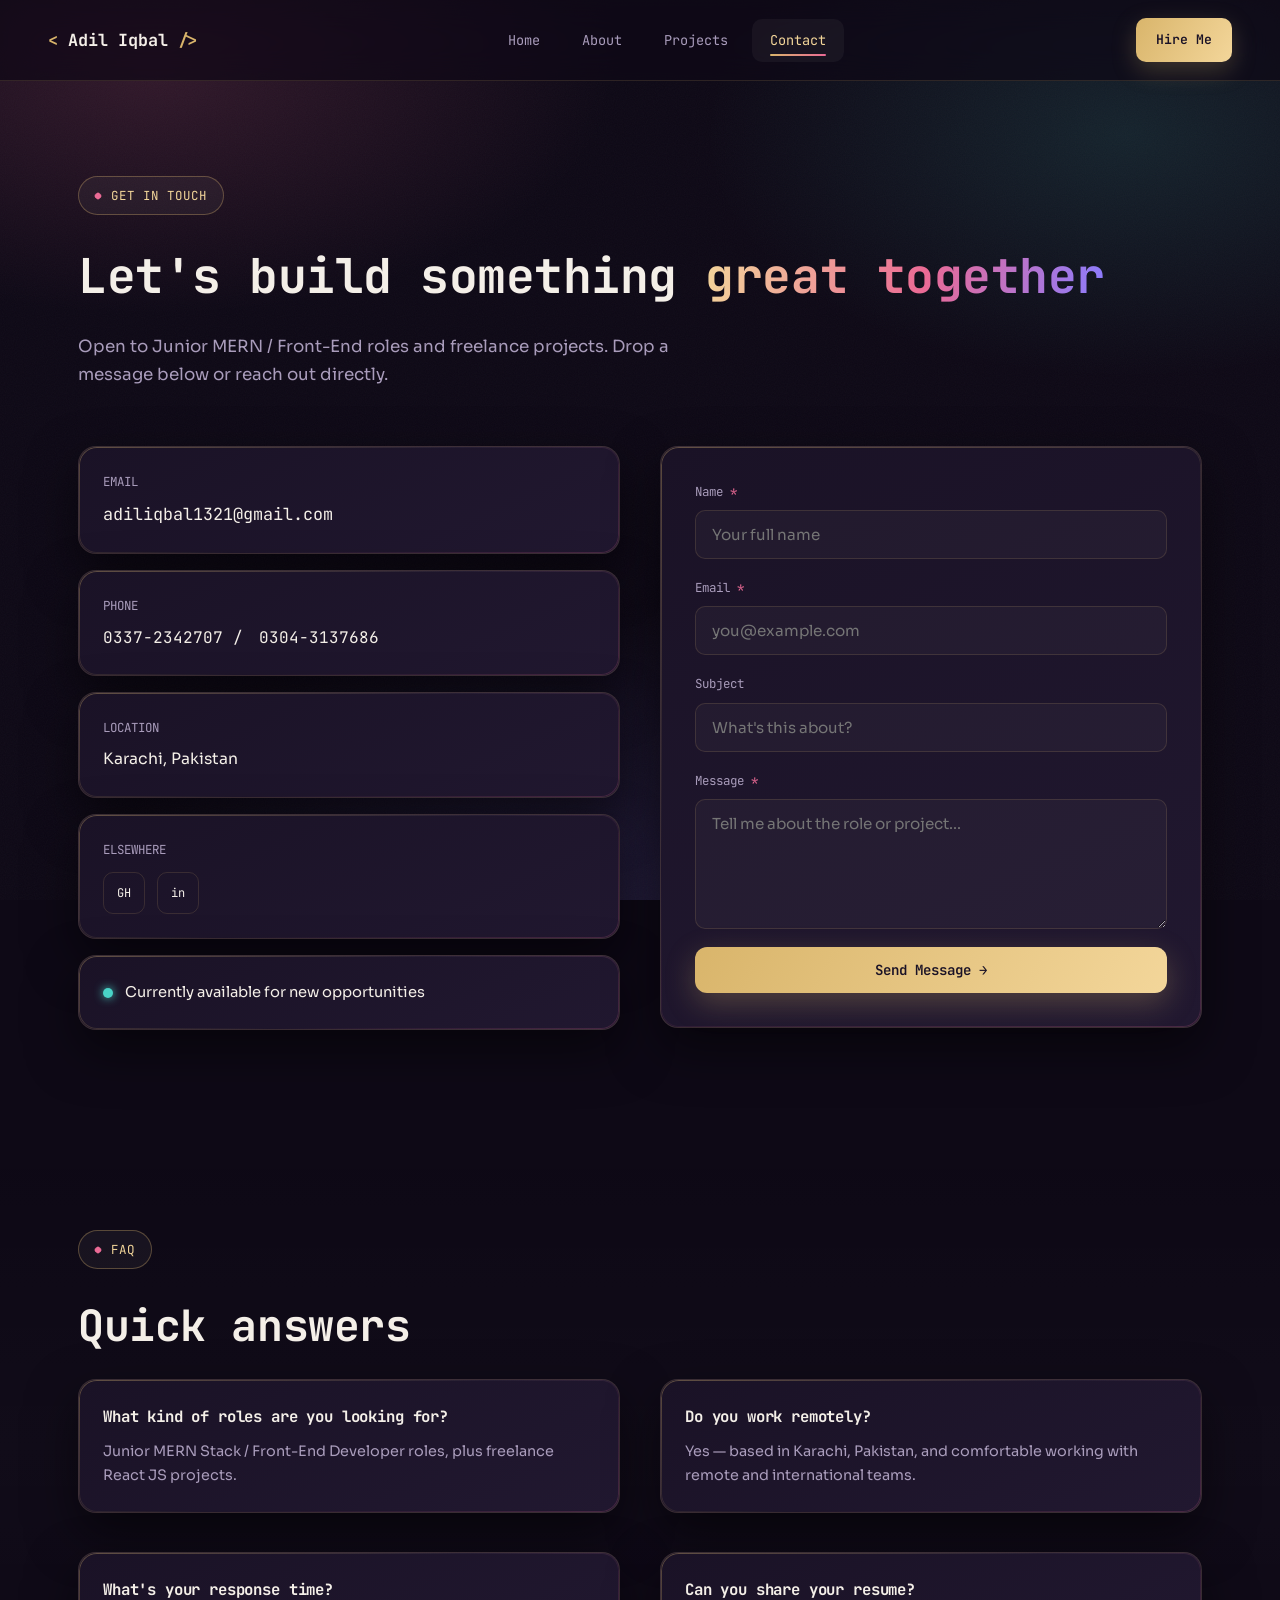
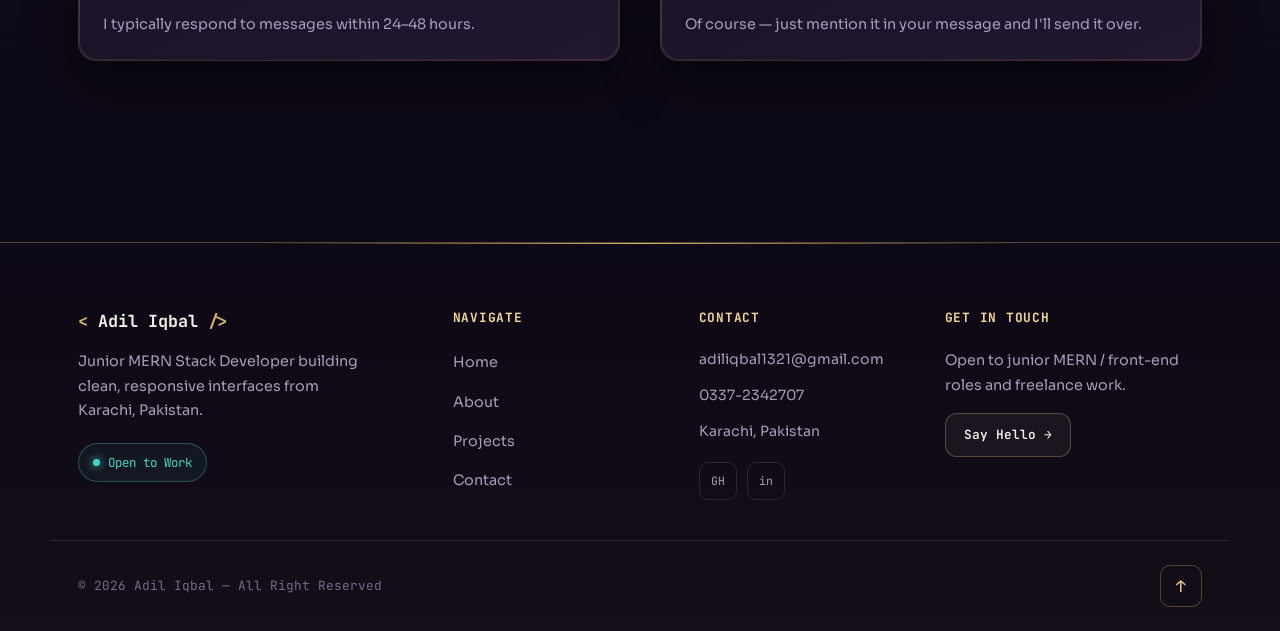
<file: contact.html>
<!DOCTYPE html>
<html lang="en">
<head>
<meta charset="UTF-8">
<meta name="viewport" content="width=device-width, initial-scale=1.0">
<link rel="icon" type="image/jpeg" href="faviconimage.png">
<title>Contact — Adil Iqbal</title>
<link rel="stylesheet" href="style.css">
<style>
  .form-row{display:flex;flex-direction:column;gap:8px;margin-bottom:18px;}
  .form-row label{font-family:'JetBrains Mono',monospace;font-size:0.78rem;color:var(--muted);}
  .form-row label .req{color:var(--rose);}
  input, textarea{
    background:rgba(255,255,255,0.03);border:1px solid var(--border);border-radius:10px;
    padding:14px 16px;color:var(--text);font-family:'Sora',sans-serif;font-size:0.95rem;
    outline:none;transition:border-color .2s, background .2s;width:100%;
  }
  input:focus, textarea:focus{border-color:var(--gold);background:rgba(255,255,255,0.05);}
  textarea{resize:vertical;min-height:130px;}
</style>
</head>
<body id="top">
<div class="mesh"></div>
<div class="noise"></div>

<header>
  <nav>
    <div class="brand"><span class="brk">&lt;</span>Adil Iqbal<span class="brk">/&gt;</span></div>
    <button class="nav-toggle" aria-label="menu"><span></span><span></span><span></span></button>
    <div class="nav-links">
      <a href="index.html">Home</a>
      <a href="About.html">About</a>
      <a href="projects.html">Projects</a>
      <a href="contact.html" class="active">Contact</a>
    </div>
    <a href="contact.html" class="nav-cta">Hire Me</a>
  </nav>
</header>

<main>

  <section class="pad-lg">
    <div class="wrap">
      <div class="eyebrow fade-up"><span class="sq"></span>Get In Touch</div>
      <h1 style="font-size:clamp(2rem,4.5vw,3rem);margin-bottom:16px;">Let's build something <span class="grad-text">great together</span></h1>
      <p style="color:var(--muted);font-size:1.05rem;max-width:640px;margin-bottom:56px;">Open to Junior MERN / Front-End roles and freelance projects. Drop a message below or reach out directly.</p>

      <div class="grid-2" style="align-items:start;">

        <!-- Contact info -->
        <div style="display:flex;flex-direction:column;gap:16px;">
          <div class="glass tilt fade-up" style="padding:24px;">
            <div class="mono" style="color:var(--muted);font-size:0.78rem;text-transform:uppercase;margin-bottom:8px;">Email</div>
            <a href="mailto:adiliqbal1321@gmail.com" class="mono" style="font-size:1.05rem;">adiliqbal1321@gmail.com</a>
          </div>
          <div class="glass tilt fade-up" style="padding:24px;">
            <div class="mono" style="color:var(--muted);font-size:0.78rem;text-transform:uppercase;margin-bottom:8px;">Phone</div>
            <div style="display:flex;gap:16px;flex-wrap:wrap;">
              <a href="tel:03372342707" class="mono" style="font-size:1rem;">0337-2342707 /</a>
              <a href="tel:03043137686" class="mono" style="font-size:1rem;">0304-3137686</a>
            </div>
          </div>
          <div class="glass tilt fade-up" style="padding:24px;">
            <div class="mono" style="color:var(--muted);font-size:0.78rem;text-transform:uppercase;margin-bottom:8px;">Location</div>
            <div style="font-size:0.98rem;">Karachi, Pakistan</div>
          </div>
          <div class="glass tilt fade-up" style="padding:24px;">
            <div class="mono" style="color:var(--muted);font-size:0.78rem;text-transform:uppercase;margin-bottom:12px;">Elsewhere</div>
            <div style="display:flex;gap:12px;">
              <a href="https://github.com/AdilIqbal0337" class="mono" style="width:42px;height:42px;border-radius:10px;border:1px solid var(--border);display:flex;align-items:center;justify-content:center;font-size:0.75rem;">GH</a>
              <a href="https://www.linkedin.com/in/adil-iqbal-b73838338/" class="mono" style="width:42px;height:42px;border-radius:10px;border:1px solid var(--border);display:flex;align-items:center;justify-content:center;font-size:0.75rem;">in</a>
            </div>
          </div>
          <div class="glass tilt fade-up" style="padding:24px;display:flex;align-items:center;gap:12px;">
            <span style="width:10px;height:10px;border-radius:50%;background:var(--teal);box-shadow:0 0 10px var(--teal);"></span>
            <span style="font-size:0.92rem;">Currently available for new opportunities</span>
          </div>
        </div>

        <!-- Form -->
        <div class="glass tilt fade-up" style="padding:34px;">
          <form action="https://formsubmit.co/adiliqbal1321@gmail.com" method="POST">
            <input type="hidden" name="_subject" value="New message from your portfolio!">
            <input type="hidden" name="_captcha" value="false">
            <div class="form-row">
              <label>Name <span class="req">*</span></label>
              <input type="text" name="name" placeholder="Your full name" required>
            </div>
            <div class="form-row">
              <label>Email <span class="req">*</span></label>
              <input type="email" name="email" placeholder="you@example.com" required>
            </div>
            <div class="form-row">
              <label>Subject</label>
              <input type="text" name="subject" placeholder="What's this about?">
            </div>
            <div class="form-row">
              <label>Message <span class="req">*</span></label>
              <textarea name="message" placeholder="Tell me about the role or project..." required></textarea>
            </div>
            <button type="submit" class="btn btn-gold" style="width:100%;justify-content:center;">Send Message →</button>
          </form>
        </div>
      </div>
    </div>
  </section>

  <!-- ============ FAQ ============ -->
  <section class="pad-lg" style="background:linear-gradient(180deg,transparent,rgba(255,255,255,0.015),transparent);">
    <div class="wrap">
      <div class="eyebrow fade-up"><span class="sq"></span>FAQ</div>
      <h2 class="section-title fade-up">Quick answers</h2>
      <div class="grid-2">
        <div class="glass tilt fade-up" style="padding:24px;">
          <h4 style="font-size:0.98rem;margin-bottom:8px;">What kind of roles are you looking for?</h4>
          <p style="color:var(--muted);font-size:0.9rem;">Junior MERN Stack / Front-End Developer roles, plus freelance React JS projects.</p>
        </div>
        <div class="glass tilt fade-up" style="padding:24px;">
          <h4 style="font-size:0.98rem;margin-bottom:8px;">Do you work remotely?</h4>
          <p style="color:var(--muted);font-size:0.9rem;">Yes — based in Karachi, Pakistan, and comfortable working with remote and international teams.</p>
        </div>
        <div class="glass tilt fade-up" style="padding:24px;">
          <h4 style="font-size:0.98rem;margin-bottom:8px;">What's your response time?</h4>
          <p style="color:var(--muted);font-size:0.9rem;">I typically respond to messages within 24–48 hours.</p>
        </div>
        <div class="glass tilt fade-up" style="padding:24px;">
          <h4 style="font-size:0.98rem;margin-bottom:8px;">Can you share your resume?</h4>
          <p style="color:var(--muted);font-size:0.9rem;">Of course — just mention it in your message and I'll send it over.</p>
        </div>
      </div>
    </div>
  </section>

</main>

<footer>
  <div class="footer-top">
    <div class="footer-col footer-col-brand">
      <div class="brand mono"><span class="brk">&lt;</span>Adil Iqbal<span class="brk">/&gt;</span></div>
      <p>Junior MERN Stack Developer building clean, responsive interfaces from Karachi, Pakistan.</p>
      <span class="footer-badge"><span class="dot"></span>Open to Work</span>
    </div>
    <div class="footer-col">
      <h4>Navigate</h4>
      <ul>
        <li><a href="index.html">Home</a></li>
        <li><a href="About.html">About</a></li>
        <li><a href="projects.html">Projects</a></li>
        <li><a href="contact.html">Contact</a></li>
      </ul>
    </div>
    <div class="footer-col">
      <h4>Contact</h4>
      <div class="f-contact">
        <a href="mailto:adiliqbal1321@gmail.com">adiliqbal1321@gmail.com</a>
        <a href="tel:03372342707">0337-2342707</a>
        <span>Karachi, Pakistan</span>
      </div>
      <div class="footer-social">
        <a href="https://github.com/AdilIqbal0337" title="GitHub">GH</a>
        <a href="https://www.linkedin.com/in/adil-iqbal-b73838338/" title="LinkedIn">in</a>
      </div>
    </div>
    <div class="footer-col">
      <h4>Get In Touch</h4>
      <p style="color:var(--muted);font-size:0.9rem;margin-bottom:16px;">Open to junior MERN / front-end roles and freelance work.</p>
      <a href="contact.html" class="btn btn-outline" style="font-size:0.8rem;padding:10px 18px;">Say Hello →</a>
    </div>
  </div>
  <div class="footer-bottom">

    <div class="footer-note">© 2026 Adil Iqbal — All Right Reserved</div><a href="#top" class="back-to-top mono" title="Back to top">↑</a>
  </div>
</footer>

<script src="script.js"></script>
</body>
</html>
</file>
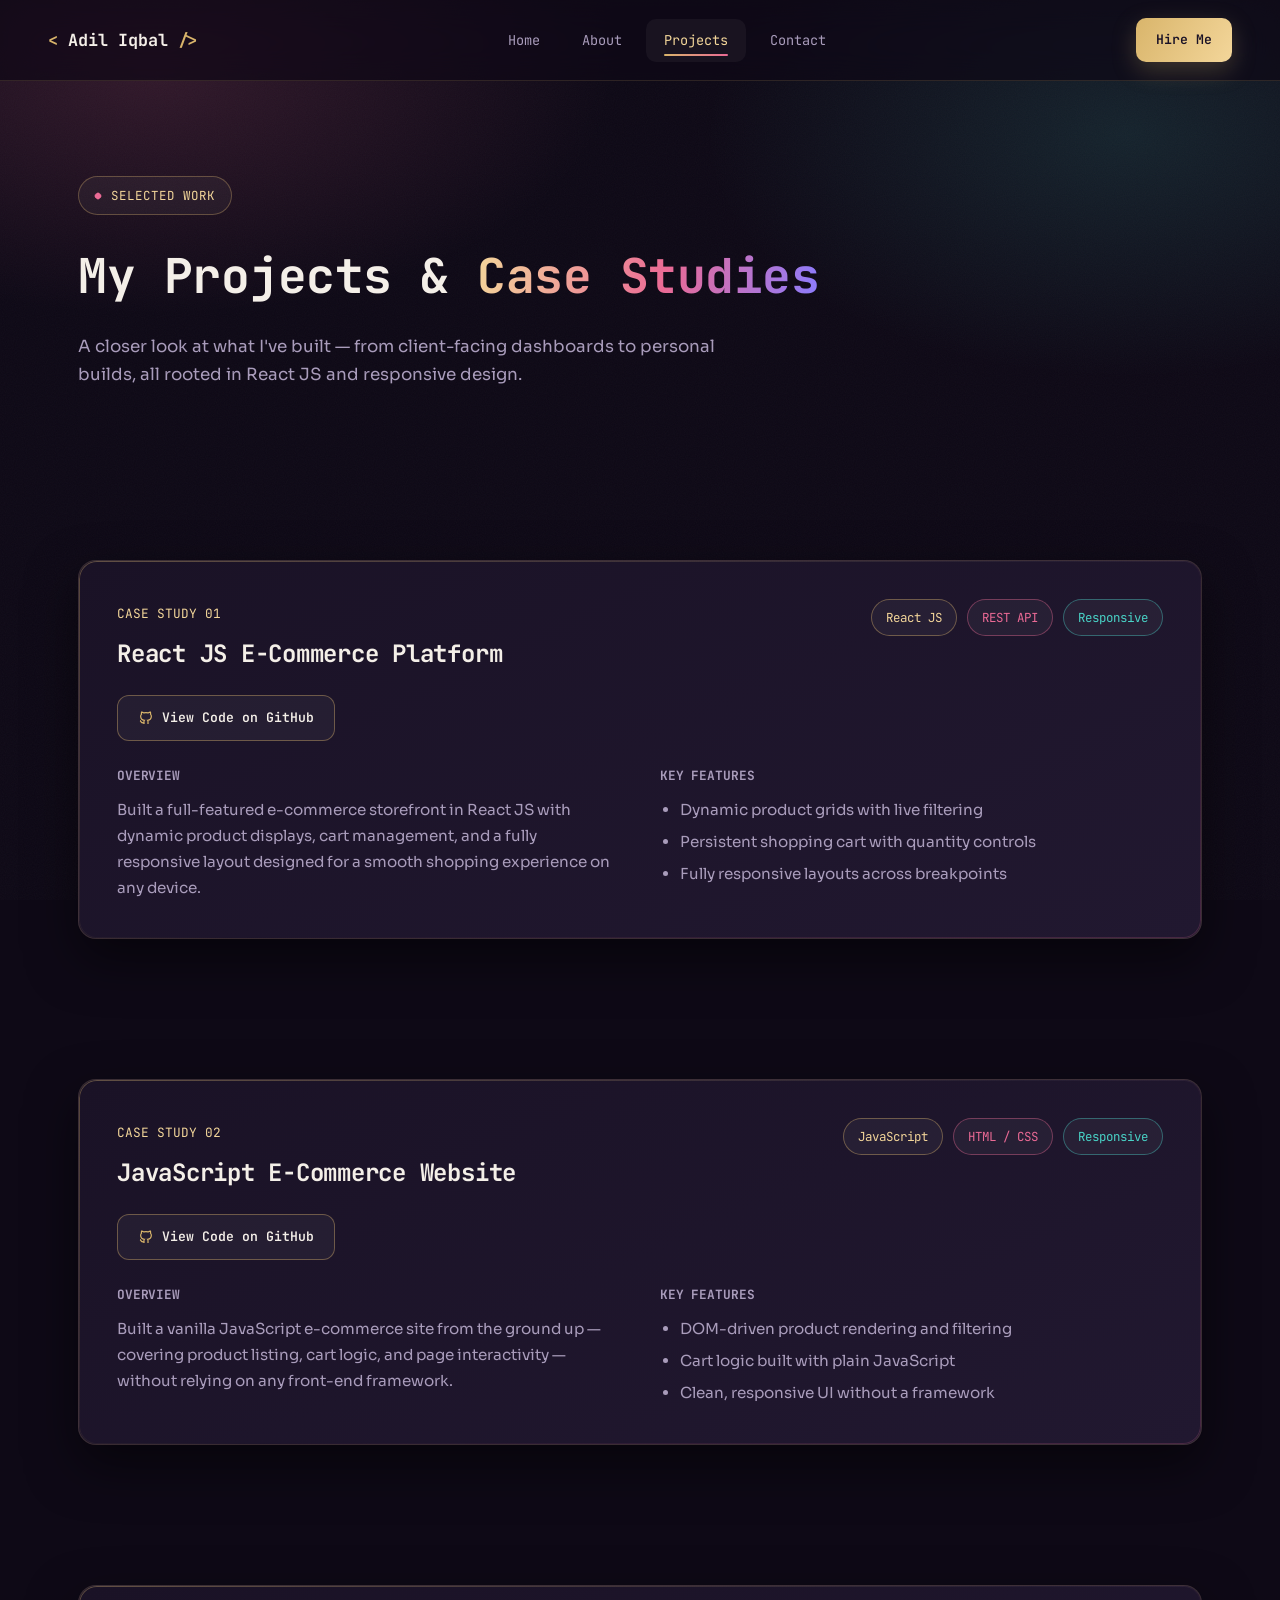
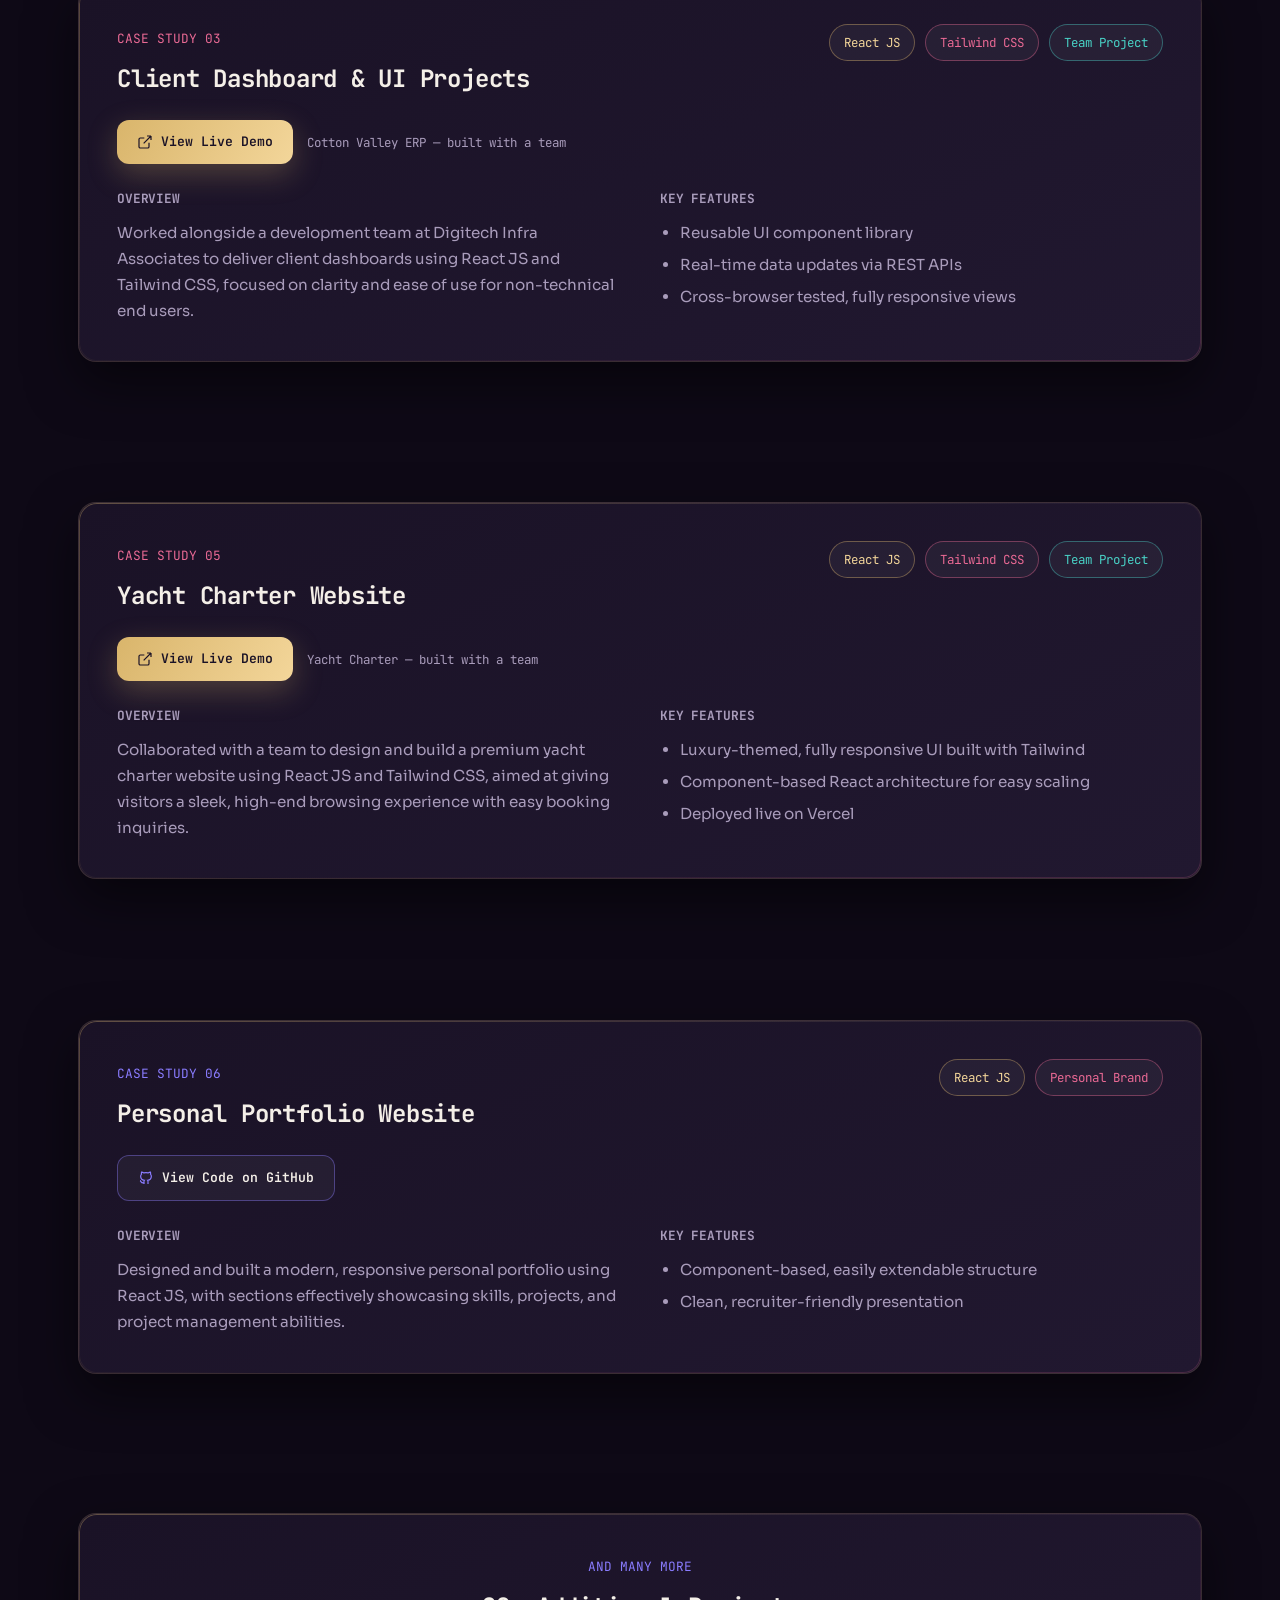
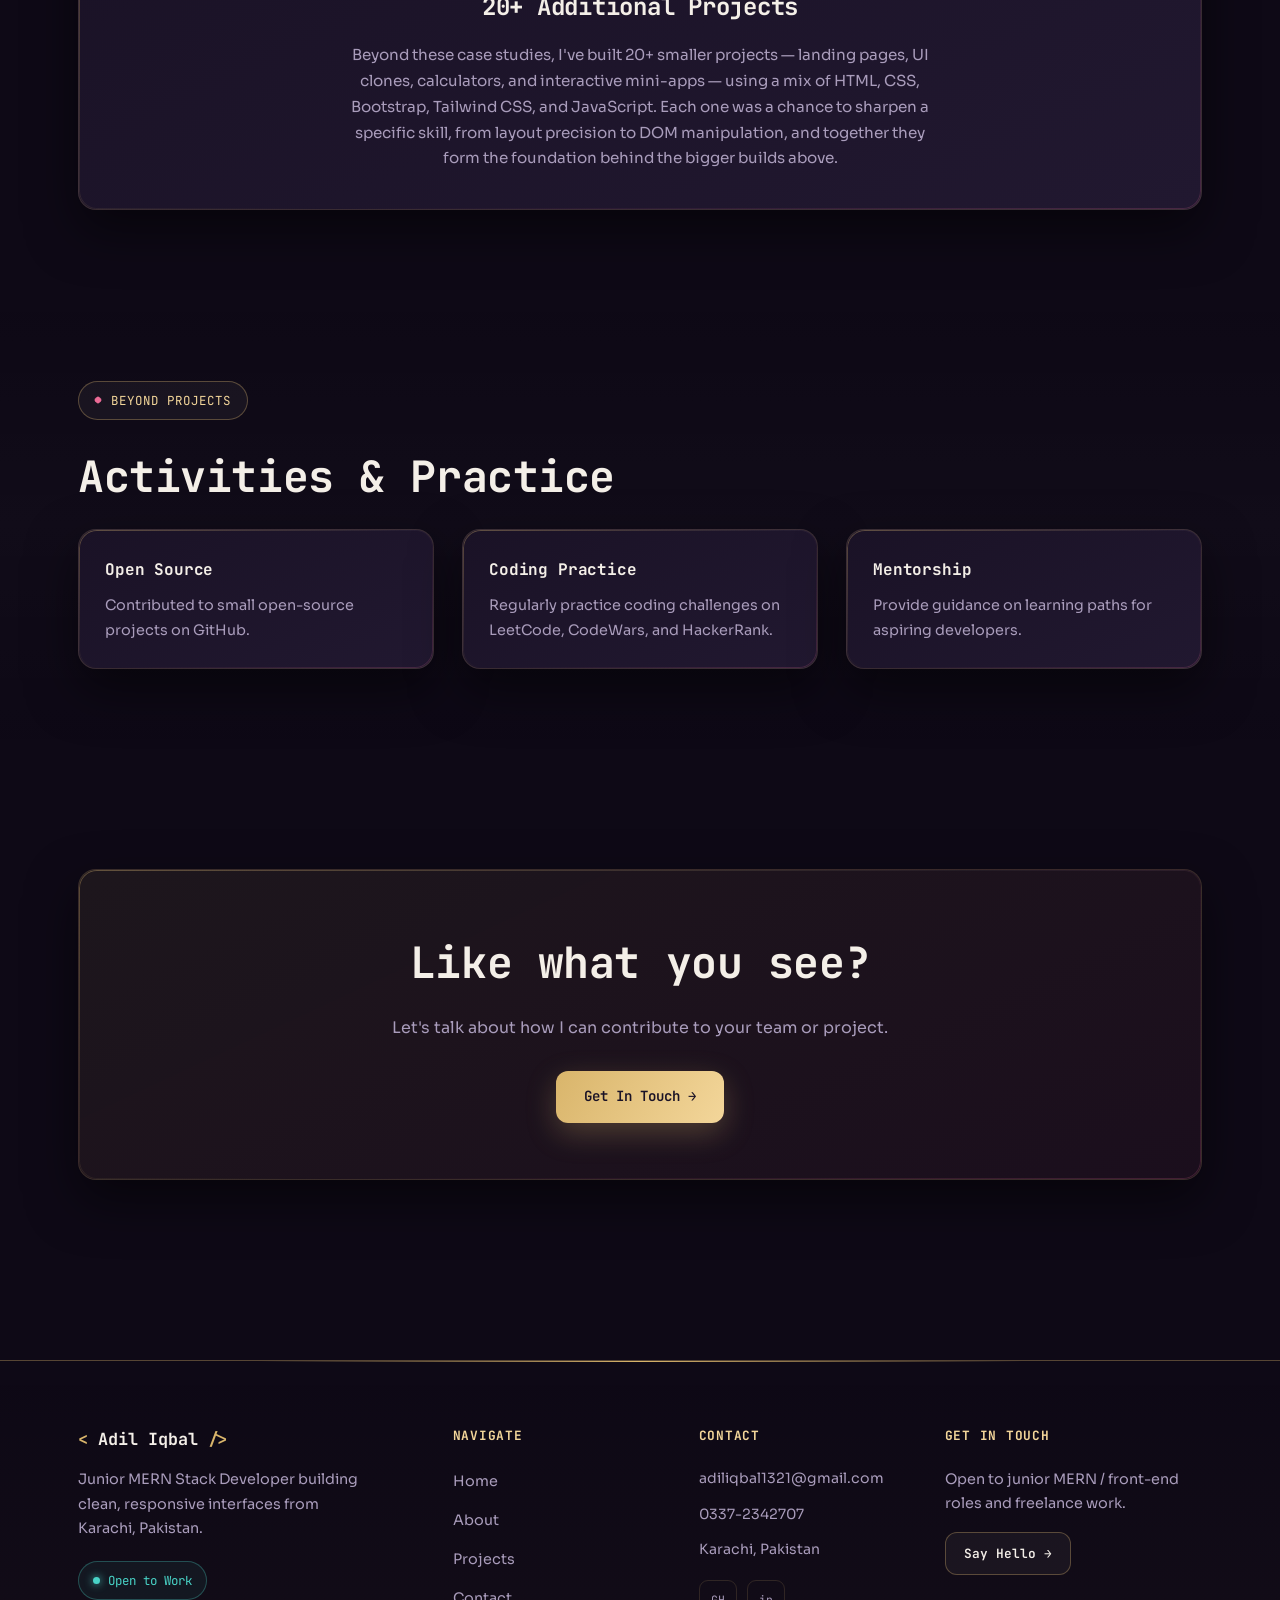
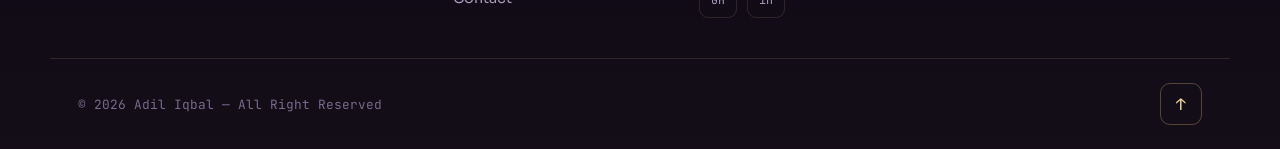
<file: projects.html>
<!DOCTYPE html>
<html lang="en">
<head>
<meta charset="UTF-8">
<meta name="viewport" content="width=device-width, initial-scale=1.0">
<link rel="icon" type="image/jpeg" href="faviconimage.png">
<title>Projects — Adil Iqbal</title>
<link rel="stylesheet" href="style.css">
</head>
<body id="top">
<div class="mesh"></div>
<div class="noise"></div>

<header>
  <nav>
    <div class="brand"><span class="brk">&lt;</span>Adil Iqbal<span class="brk">/&gt;</span></div>
    <button class="nav-toggle" aria-label="menu"><span></span><span></span><span></span></button>
    <div class="nav-links">
      <a href="index.html">Home</a>
      <a href="About.html">About</a>
      <a href="projects.html" class="active">Projects</a>
      <a href="contact.html">Contact</a>
    </div>
    <a href="contact.html" class="nav-cta">Hire Me</a>
  </nav>
</header>

<main>

  <section class="pad-lg">
    <div class="wrap">
      <div class="eyebrow fade-up"><span class="sq"></span>Selected Work</div>
      <h1 style="font-size:clamp(2rem,4.5vw,3rem);margin-bottom:16px;">My Projects &amp; <span class="grad-text">Case Studies</span></h1>
      <p style="color:var(--muted);font-size:1.05rem;max-width:640px;">A closer look at what I've built — from client-facing dashboards to personal builds, all rooted in React JS and responsive design.</p>
    </div>
  </section>

  <!-- ============ PROJECT 01 (React E-Commerce) ============ -->
  <section class="pad-md">
    <div class="wrap">
      <div class="glass tilt fade-up" style="padding:38px;">
        <div style="display:flex;justify-content:space-between;flex-wrap:wrap;gap:16px;margin-bottom:20px;">
          <div>
            <span class="mono" style="color:var(--gold-bright);font-size:0.8rem;">CASE STUDY 01</span>
            <h2 style="font-size:1.5rem;margin-top:8px;">React JS E-Commerce Platform</h2>
          </div>
          <div style="display:flex;gap:10px;flex-wrap:wrap;align-self:flex-start;">
            <span class="pill gold">React JS</span>
            <span class="pill rose">REST API</span>
            <span class="pill teal">Responsive</span>
          </div>
        </div>
        <div class="proj-links" style="display:flex;gap:14px;flex-wrap:wrap;margin-bottom:24px;">
          <a href="https://github.com/AdilIqbal0337/React-ecommerce.git" target="_blank" rel="noopener" class="btn btn-outline" style="font-size:0.82rem;padding:11px 20px;border-color:rgba(217,181,107,0.4);display:inline-flex;align-items:center;gap:8px;">
            <svg width="16" height="16" viewBox="0 0 24 24" fill="none" stroke="#d9b56b" stroke-width="1.8"><path d="M9 19c-4.3 1.4-4.3-2.5-6-3m12 5v-3.5c0-1 .1-1.4-.5-2 2.8-.3 5.5-1.4 5.5-6a4.6 4.6 0 0 0-1.3-3.2 4.2 4.2 0 0 0-.1-3.2s-1.1-.3-3.5 1.3a12.3 12.3 0 0 0-6.2 0C6.5 2.8 5.4 3.1 5.4 3.1a4.2 4.2 0 0 0-.1 3.2A4.6 4.6 0 0 0 4 9.5c0 4.6 2.7 5.7 5.5 6-.6.6-.6 1.2-.5 2V21"/></svg>
            View Code on GitHub
          </a>
        </div>
        <div class="grid-2">
          <div>
            <h4 class="mono" style="font-size:0.8rem;color:var(--muted);text-transform:uppercase;margin-bottom:10px;">Overview</h4>
            <p style="color:var(--muted);font-size:0.95rem;">Built a full-featured e-commerce storefront in React JS with dynamic product displays, cart management, and a fully responsive layout designed for a smooth shopping experience on any device.</p>
          </div>
          <div>
            <h4 class="mono" style="font-size:0.8rem;color:var(--muted);text-transform:uppercase;margin-bottom:10px;">Key Features</h4>
            <ul style="color:var(--muted);font-size:0.95rem;padding-left:20px;display:flex;flex-direction:column;gap:6px;">
              <li style="list-style:disc;">Dynamic product grids with live filtering</li>
              <li style="list-style:disc;">Persistent shopping cart with quantity controls</li>
              <li style="list-style:disc;">Fully responsive layouts across breakpoints</li>
            </ul>
          </div>
        </div>
      </div>
    </div>
  </section>

  <!-- ============ PROJECT 02 (JS E-Commerce) ============ -->
  <section class="pad-md">
    <div class="wrap">
      <div class="glass tilt fade-up" style="padding:38px;">
        <div style="display:flex;justify-content:space-between;flex-wrap:wrap;gap:16px;margin-bottom:20px;">
          <div>
            <span class="mono" style="color:var(--gold-bright);font-size:0.8rem;">CASE STUDY 02</span>
            <h2 style="font-size:1.5rem;margin-top:8px;">JavaScript E-Commerce Website</h2>
          </div>
          <div style="display:flex;gap:10px;flex-wrap:wrap;align-self:flex-start;">
            <span class="pill gold">JavaScript</span>
            <span class="pill rose">HTML / CSS</span>
            <span class="pill teal">Responsive</span>
          </div>
        </div>
        <div class="proj-links" style="display:flex;gap:14px;flex-wrap:wrap;margin-bottom:24px;">
          <a href="https://github.com/AdilIqbal0337/Ecommerce-websiye-in-Js.git" target="_blank" rel="noopener" class="btn btn-outline" style="font-size:0.82rem;padding:11px 20px;border-color:rgba(217,181,107,0.4);display:inline-flex;align-items:center;gap:8px;">
            <svg width="16" height="16" viewBox="0 0 24 24" fill="none" stroke="#d9b56b" stroke-width="1.8"><path d="M9 19c-4.3 1.4-4.3-2.5-6-3m12 5v-3.5c0-1 .1-1.4-.5-2 2.8-.3 5.5-1.4 5.5-6a4.6 4.6 0 0 0-1.3-3.2 4.2 4.2 0 0 0-.1-3.2s-1.1-.3-3.5 1.3a12.3 12.3 0 0 0-6.2 0C6.5 2.8 5.4 3.1 5.4 3.1a4.2 4.2 0 0 0-.1 3.2A4.6 4.6 0 0 0 4 9.5c0 4.6 2.7 5.7 5.5 6-.6.6-.6 1.2-.5 2V21"/></svg>
            View Code on GitHub
          </a>
        </div>
        <div class="grid-2">
          <div>
            <h4 class="mono" style="font-size:0.8rem;color:var(--muted);text-transform:uppercase;margin-bottom:10px;">Overview</h4>
            <p style="color:var(--muted);font-size:0.95rem;">Built a vanilla JavaScript e-commerce site from the ground up — covering product listing, cart logic, and page interactivity — without relying on any front-end framework.</p>
          </div>
          <div>
            <h4 class="mono" style="font-size:0.8rem;color:var(--muted);text-transform:uppercase;margin-bottom:10px;">Key Features</h4>
            <ul style="color:var(--muted);font-size:0.95rem;padding-left:20px;display:flex;flex-direction:column;gap:6px;">
              <li style="list-style:disc;">DOM-driven product rendering and filtering</li>
              <li style="list-style:disc;">Cart logic built with plain JavaScript</li>
              <li style="list-style:disc;">Clean, responsive UI without a framework</li>
            </ul>
          </div>
        </div>
      </div>
    </div>
  </section>

  <!-- ============ PROJECT 03 ============ -->
  <section class="pad-md">
    <div class="wrap">
      <div class="glass tilt fade-up" style="padding:38px;">
        <div style="display:flex;justify-content:space-between;flex-wrap:wrap;gap:16px;margin-bottom:20px;">
          <div>
            <span class="mono" style="color:var(--rose);font-size:0.8rem;">CASE STUDY 03</span>
            <h2 style="font-size:1.5rem;margin-top:8px;">Client Dashboard &amp; UI Projects</h2>
          </div>
          <div style="display:flex;gap:10px;flex-wrap:wrap;align-self:flex-start;">
            <span class="pill gold">React JS</span>
            <span class="pill rose">Tailwind CSS</span>
            <span class="pill teal">Team Project</span>
          </div>
        </div>
        <div class="proj-links" style="display:flex;gap:14px;flex-wrap:wrap;align-items:center;margin-bottom:24px;">
          <a href="https://erp-cotton-valley.vercel.app/" target="_blank" rel="noopener" class="btn btn-gold" style="font-size:0.82rem;padding:11px 20px;display:inline-flex;align-items:center;gap:8px;">
            <svg width="16" height="16" viewBox="0 0 24 24" fill="none" stroke="currentColor" stroke-width="1.8"><path d="M10 14 21 3m0 0h-6m6 0v6"/><path d="M18 13v6a2 2 0 0 1-2 2H5a2 2 0 0 1-2-2V8a2 2 0 0 1 2-2h6"/></svg>
            View Live Demo
          </a>
          <span class="mono" style="font-size:0.78rem;color:var(--muted);">Cotton Valley ERP — built with a team</span>
        </div>
        <div class="grid-2">
          <div>
            <h4 class="mono" style="font-size:0.8rem;color:var(--muted);text-transform:uppercase;margin-bottom:10px;">Overview</h4>
            <p style="color:var(--muted);font-size:0.95rem;">Worked alongside a development team at Digitech Infra Associates to deliver client dashboards using React JS and Tailwind CSS, focused on clarity and ease of use for non-technical end users.</p>
          </div>
          <div>
            <h4 class="mono" style="font-size:0.8rem;color:var(--muted);text-transform:uppercase;margin-bottom:10px;">Key Features</h4>
            <ul style="color:var(--muted);font-size:0.95rem;padding-left:20px;display:flex;flex-direction:column;gap:6px;">
              <li style="list-style:disc;">Reusable UI component library</li>
              <li style="list-style:disc;">Real-time data updates via REST APIs</li>
              <li style="list-style:disc;">Cross-browser tested, fully responsive views</li>
            </ul>
          </div>
        </div>
      </div>
    </div>
  </section>

  

  <!-- ============ PROJECT 05 (Yacht Website) ============ -->
  <section class="pad-md">
    <div class="wrap">
      <div class="glass tilt fade-up" style="padding:38px;">
        <div style="display:flex;justify-content:space-between;flex-wrap:wrap;gap:16px;margin-bottom:20px;">
          <div>
            <span class="mono" style="color:var(--rose);font-size:0.8rem;">CASE STUDY 05</span>
            <h2 style="font-size:1.5rem;margin-top:8px;">Yacht Charter Website</h2>
          </div>
          <div style="display:flex;gap:10px;flex-wrap:wrap;align-self:flex-start;">
            <span class="pill gold">React JS</span>
            <span class="pill rose">Tailwind CSS</span>
            <span class="pill teal">Team Project</span>
          </div>
        </div>
        <div class="proj-links" style="display:flex;gap:14px;flex-wrap:wrap;align-items:center;margin-bottom:24px;">
          <a href="https://yacht-website-mu.vercel.app/" target="_blank" rel="noopener" class="btn btn-gold" style="font-size:0.82rem;padding:11px 20px;display:inline-flex;align-items:center;gap:8px;">
            <svg width="16" height="16" viewBox="0 0 24 24" fill="none" stroke="currentColor" stroke-width="1.8"><path d="M10 14 21 3m0 0h-6m6 0v6"/><path d="M18 13v6a2 2 0 0 1-2 2H5a2 2 0 0 1-2-2V8a2 2 0 0 1 2-2h6"/></svg>
            View Live Demo
          </a>
          <span class="mono" style="font-size:0.78rem;color:var(--muted);">Yacht Charter — built with a team</span>
        </div>
        <div class="grid-2">
          <div>
            <h4 class="mono" style="font-size:0.8rem;color:var(--muted);text-transform:uppercase;margin-bottom:10px;">Overview</h4>
            <p style="color:var(--muted);font-size:0.95rem;">Collaborated with a team to design and build a premium yacht charter website using React JS and Tailwind CSS, aimed at giving visitors a sleek, high-end browsing experience with easy booking inquiries.</p>
          </div>
          <div>
            <h4 class="mono" style="font-size:0.8rem;color:var(--muted);text-transform:uppercase;margin-bottom:10px;">Key Features</h4>
            <ul style="color:var(--muted);font-size:0.95rem;padding-left:20px;display:flex;flex-direction:column;gap:6px;">
              <li style="list-style:disc;">Luxury-themed, fully responsive UI built with Tailwind</li>
              <li style="list-style:disc;">Component-based React architecture for easy scaling</li>
              <li style="list-style:disc;">Deployed live on Vercel</li>
            </ul>
          </div>
        </div>
      </div>
    </div>
  </section>

  <!-- ============ PROJECT 06 ============ -->
  <section class="pad-md">
    <div class="wrap">
      <div class="glass tilt fade-up" style="padding:38px;">
        <div style="display:flex;justify-content:space-between;flex-wrap:wrap;gap:16px;margin-bottom:20px;">
          <div>
            <span class="mono" style="color:var(--violet);font-size:0.8rem;">CASE STUDY 06</span>
            <h2 style="font-size:1.5rem;margin-top:8px;">Personal Portfolio Website</h2>
          </div>
          <div style="display:flex;gap:10px;flex-wrap:wrap;align-self:flex-start;">
            <span class="pill gold">React JS</span>
            <span class="pill rose">Personal Brand</span>
          </div>
        </div>
        <div class="proj-links" style="display:flex;gap:14px;flex-wrap:wrap;margin-bottom:24px;">
          <a href="https://github.com/AdilIqbal0337/My-Portfolio.git" target="_blank" rel="noopener" class="btn btn-outline" style="font-size:0.82rem;padding:11px 20px;border-color:rgba(138,124,255,0.4);display:inline-flex;align-items:center;gap:8px;">
            <svg width="16" height="16" viewBox="0 0 24 24" fill="none" stroke="#8a7cff" stroke-width="1.8"><path d="M9 19c-4.3 1.4-4.3-2.5-6-3m12 5v-3.5c0-1 .1-1.4-.5-2 2.8-.3 5.5-1.4 5.5-6a4.6 4.6 0 0 0-1.3-3.2 4.2 4.2 0 0 0-.1-3.2s-1.1-.3-3.5 1.3a12.3 12.3 0 0 0-6.2 0C6.5 2.8 5.4 3.1 5.4 3.1a4.2 4.2 0 0 0-.1 3.2A4.6 4.6 0 0 0 4 9.5c0 4.6 2.7 5.7 5.5 6-.6.6-.6 1.2-.5 2V21"/></svg>
            View Code on GitHub
          </a>
        </div>
        <div class="grid-2">
          <div>
            <h4 class="mono" style="font-size:0.8rem;color:var(--muted);text-transform:uppercase;margin-bottom:10px;">Overview</h4>
            <p style="color:var(--muted);font-size:0.95rem;">Designed and built a modern, responsive personal portfolio using React JS, with sections effectively showcasing skills, projects, and project management abilities.</p>
          </div>
          <div>
            <h4 class="mono" style="font-size:0.8rem;color:var(--muted);text-transform:uppercase;margin-bottom:10px;">Key Features</h4>
            <ul style="color:var(--muted);font-size:0.95rem;padding-left:20px;display:flex;flex-direction:column;gap:6px;">
              <li style="list-style:disc;">Component-based, easily extendable structure</li>
              <li style="list-style:disc;">Clean, recruiter-friendly presentation</li>
            </ul>
          </div>
        </div>
      </div>
    </div>
  </section>

  <!-- ============ MORE PROJECTS SUMMARY ============ -->
  <section class="pad-md">
    <div class="wrap">
      <div class="glass tilt fade-up" style="padding:38px;text-align:center;">
        <span class="mono" style="color:var(--violet);font-size:0.8rem;">AND MANY MORE</span>
        <h2 style="font-size:1.5rem;margin-top:8px;margin-bottom:14px;">20+ Additional Projects</h2>
        <p style="color:var(--muted);font-size:0.95rem;max-width:600px;margin:0 auto;">Beyond these case studies, I've built 20+ smaller projects — landing pages, UI clones, calculators, and interactive mini-apps — using a mix of HTML, CSS, Bootstrap, Tailwind CSS, and JavaScript. Each one was a chance to sharpen a specific skill, from layout precision to DOM manipulation, and together they form the foundation behind the bigger builds above.</p>
      </div>
    </div>
  </section>

  <!-- ============ ACTIVITIES ============ -->
  <section class="pad-lg" style="background:linear-gradient(180deg,transparent,rgba(255,255,255,0.015),transparent);">
    <div class="wrap">
      <div class="eyebrow fade-up"><span class="sq"></span>Beyond Projects</div>
      <h2 class="section-title fade-up">Activities &amp; Practice</h2>
      <div class="grid-3">
        <div class="glass tilt fade-up" style="padding:26px;">
          <h3 style="font-size:1rem;margin-bottom:10px;">Open Source</h3>
          <p style="color:var(--muted);font-size:0.9rem;">Contributed to small open-source projects on GitHub.</p>
        </div>
        <div class="glass tilt fade-up" style="padding:26px;">
          <h3 style="font-size:1rem;margin-bottom:10px;">Coding Practice</h3>
          <p style="color:var(--muted);font-size:0.9rem;">Regularly practice coding challenges on LeetCode, CodeWars, and HackerRank.</p>
        </div>
        <div class="glass tilt fade-up" style="padding:26px;">
          <h3 style="font-size:1rem;margin-bottom:10px;">Mentorship</h3>
          <p style="color:var(--muted);font-size:0.9rem;">Provide guidance on learning paths for aspiring developers.</p>
        </div>
      </div>
    </div>
  </section>

  <section class="pad-lg">
    <div class="wrap">
      <div class="glass fade-up" style="padding:56px 40px;text-align:center;background:linear-gradient(155deg, rgba(217,181,107,0.08), rgba(234,106,149,0.06));">
        <h2 class="section-title" style="margin-bottom:14px;">Like what you see?</h2>
        <p style="color:var(--muted);margin-bottom:30px;">Let's talk about how I can contribute to your team or project.</p>
        <a href="contact.html" class="btn btn-gold">Get In Touch →</a>
      </div>
    </div>
  </section>

</main>

<footer>
  <div class="footer-top">
    <div class="footer-col footer-col-brand">
      <div class="brand mono"><span class="brk">&lt;</span>Adil Iqbal<span class="brk">/&gt;</span></div>
      <p>Junior MERN Stack Developer building clean, responsive interfaces from Karachi, Pakistan.</p>
      <span class="footer-badge"><span class="dot"></span>Open to Work</span>
    </div>
    <div class="footer-col">
      <h4>Navigate</h4>
      <ul>
        <li><a href="index.html">Home</a></li>
        <li><a href="About.html">About</a></li>
        <li><a href="projects.html">Projects</a></li>
        <li><a href="contact.html">Contact</a></li>
      </ul>
    </div>
    <div class="footer-col">
      <h4>Contact</h4>
      <div class="f-contact">
        <a href="mailto:adiliqbal1321@gmail.com">adiliqbal1321@gmail.com</a>
        <a href="tel:03372342707">0337-2342707</a>
        <span>Karachi, Pakistan</span>
      </div>
      <div class="footer-social">
        <a href="https://github.com/AdilIqbal0337" title="GitHub">GH</a>
        <a href="https://www.linkedin.com/in/adil-iqbal-b73838338/" title="LinkedIn">in</a>
      </div>
    </div>
    <div class="footer-col">
      <h4>Get In Touch</h4>
      <p style="color:var(--muted);font-size:0.9rem;margin-bottom:16px;">Open to junior MERN / front-end roles and freelance work.</p>
      <a href="contact.html" class="btn btn-outline" style="font-size:0.8rem;padding:10px 18px;">Say Hello →</a>
    </div>
  </div>
  <div class="footer-bottom">
    <div class="footer-note">© 2026 Adil Iqbal — All Right Reserved</div>
    <a href="#top" class="back-to-top mono" title="Back to top">↑</a>
  </div>
</footer>

<script src="script.js"></script>
</body>
</html>
</file>
<file: style.css>
/* =====================================================
   Adil Iqbal — Portfolio v2
   Theme: "Obsidian & Champagne" — deep aubergine-black glass
   with warm gold, rose and teal accents, 3D depth via
   layered shadows, glass panels and gradient mesh light.
   ===================================================== */

@import url('https://fonts.googleapis.com/css2?family=JetBrains+Mono:wght@400;500;600;700;800&family=Sora:wght@300;400;500;600;700;800&display=swap');

:root{
  --bg:#0e0916;
  --bg-2:#150e22;
  --surface: rgba(255,255,255,0.045);
  --surface-solid:#1a1226;
  --surface-solid-2:#211830;
  --border: rgba(212,175,106,0.16);
  --border-strong: rgba(212,175,106,0.35);
  --gold:#d9b56b;
  --gold-bright:#f3d69a;
  --rose:#ea6a95;
  --teal:#49d3c7;
  --violet:#8a7cff;
  --text:#f4efe8;
  --muted:#a99cbb;
  --muted-dim:#786a8c;
  --shadow-1: 0 2px 8px rgba(0,0,0,0.4);
  --shadow-2: 0 20px 50px rgba(0,0,0,0.5);
  --shadow-3: 0 40px 90px rgba(0,0,0,0.55);
}

*{margin:0;padding:0;box-sizing:border-box;}
html{scroll-behavior:smooth;}
body{
  background:var(--bg);
  color:var(--text);
  font-family:'Sora',sans-serif;
  font-weight:400;
  line-height:1.7;
  overflow-x:hidden;
  position:relative;
  min-height:100vh;
}
a{text-decoration:none;color:inherit;}
ul{list-style:none;}
img{max-width:100%;display:block;}
::selection{background:var(--gold);color:#150e22;}

.mono{font-family:'JetBrains Mono',monospace;}

::-webkit-scrollbar{width:10px;}
::-webkit-scrollbar-track{background:var(--bg);}
::-webkit-scrollbar-thumb{background:var(--surface-solid-2);border-radius:6px;border:1px solid var(--border);}
::-webkit-scrollbar-thumb:hover{background:var(--gold);}

/* ---------- Gradient mesh background ---------- */
.mesh{
  position:fixed;inset:0;z-index:-2;
  background:
    radial-gradient(ellipse 60% 45% at 12% 8%, rgba(234,106,149,0.16), transparent 60%),
    radial-gradient(ellipse 55% 45% at 88% 15%, rgba(73,211,199,0.13), transparent 60%),
    radial-gradient(ellipse 70% 55% at 50% 100%, rgba(138,124,255,0.14), transparent 60%),
    var(--bg);
}
.noise{
  position:fixed;inset:0;z-index:-1;opacity:0.035;pointer-events:none;
  background-image:url("data:image/svg+xml,%3Csvg xmlns='http://www.w3.org/2000/svg' width='120' height='120'%3E%3Cfilter id='n'%3E%3CfeTurbulence type='fractalNoise' baseFrequency='0.9' numOctaves='2' stitchTiles='stitch'/%3E%3C/filter%3E%3Crect width='100%25' height='100%25' filter='url(%23n)'/%3E%3C/svg%3E");
}

/* ---------- Gradient text helper ---------- */
.grad-text{
  background:linear-gradient(100deg, var(--gold-bright), var(--rose) 55%, var(--violet));
  -webkit-background-clip:text;background-clip:text;color:transparent;
}

/* ================= NAVIGATION ================= */
header{
  position:fixed;top:0;left:0;right:0;z-index:200;
  background:rgba(14,9,22,0.72);
  backdrop-filter:blur(16px) saturate(140%);
  border-bottom:1px solid var(--border);
}
nav{
  max-width:1240px;margin:0 auto;
  display:flex;align-items:center;justify-content:space-between;
  padding:18px 28px;
}
.brand{
  font-family:'JetBrains Mono',monospace;font-weight:700;font-size:1.05rem;
  display:flex;align-items:center;gap:10px;
}
.brand .brk{color:var(--gold);}
.nav-links{display:flex;gap:6px;align-items:center;}
.nav-links a{
  font-family:'JetBrains Mono',monospace;font-size:0.85rem;
  padding:10px 18px;border-radius:10px;color:var(--muted);
  transition:color .2s, background .2s;
  position:relative;
}
.nav-links a:hover{color:var(--text);background:var(--surface);}
.nav-links a.active{color:var(--gold-bright);background:var(--surface);}
.nav-links a.active::after{
  content:'';position:absolute;left:18px;right:18px;bottom:6px;height:2px;
  background:linear-gradient(90deg,var(--gold),var(--rose));border-radius:2px;
}
.nav-cta{
  font-family:'JetBrains Mono',monospace;font-size:0.82rem;font-weight:600;
  padding:11px 20px;border-radius:10px;
  background:linear-gradient(120deg,var(--gold),var(--gold-bright));
  color:#1a1226;
  box-shadow:0 8px 24px rgba(217,181,107,0.25);
  white-space:nowrap;
}
.nav-toggle{display:none;}

@media(max-width:860px){
  .nav-links{
    position:fixed;top:64px;left:0;right:0;
    flex-direction:column;align-items:stretch;gap:2px;
    background:rgba(14,9,22,0.97);backdrop-filter:blur(16px);
    padding:14px;border-bottom:1px solid var(--border);
    transform:translateY(-130%);opacity:0;transition:transform .3s ease, opacity .3s ease;
    pointer-events:none;
  }
  .nav-links.open{transform:translateY(0);opacity:1;pointer-events:auto;}
  .nav-links a{padding:14px 16px;}
  .nav-toggle{
    display:flex;flex-direction:column;gap:5px;width:26px;cursor:pointer;background:none;border:none;
  }
  .nav-toggle span{height:2px;background:var(--text);border-radius:2px;}
}

/* ================= LAYOUT PRIMITIVES ================= */
main{padding-top:76px;}
section{position:relative;}
.wrap{max-width:1180px;margin:0 auto;padding:0 28px;}
.pad-lg{padding:100px 0;}
.pad-md{padding:70px 0;}

.eyebrow{
  display:inline-flex;align-items:center;gap:10px;
  font-family:'JetBrains Mono',monospace;font-size:0.78rem;letter-spacing:0.08em;
  color:var(--gold-bright);text-transform:uppercase;
  margin-bottom:20px;
  padding:8px 16px;border:1px solid var(--border-strong);border-radius:30px;
  background:var(--surface);
}
.eyebrow .sq{width:6px;height:6px;background:var(--rose);border-radius:2px;transform:rotate(45deg);}

h1,h2,h3,h4{font-family:'JetBrains Mono',monospace;font-weight:700;letter-spacing:-0.01em;}
h2.section-title{font-size:clamp(1.9rem,4vw,2.7rem);margin-bottom:16px;}
.section-sub{color:var(--muted);font-size:1.05rem;max-width:620px;margin-bottom:56px;}

/* ================= GLASS / 3D CARD SYSTEM ================= */
.glass{
  background:linear-gradient(155deg, var(--surface-solid), var(--surface-solid-2));
  border:1px solid var(--border);
  border-radius:18px;
  box-shadow:var(--shadow-2), inset 0 1px 0 rgba(255,255,255,0.04);
  position:relative;
}
.glass::before{
  content:'';position:absolute;inset:0;border-radius:18px;padding:1px;
  background:linear-gradient(155deg, rgba(217,181,107,0.35), rgba(255,255,255,0), rgba(234,106,149,0.2));
  -webkit-mask:linear-gradient(#000 0 0) content-box, linear-gradient(#000 0 0);
  -webkit-mask-composite:xor;mask-composite:exclude;
  pointer-events:none;
}
.tilt{transform-style:preserve-3d;transition:transform .4s cubic-bezier(.2,.8,.2,1), box-shadow .4s;will-change:transform;}
.tilt:hover{box-shadow:var(--shadow-3);}

/* ================= BUTTONS ================= */
.btn{
  font-family:'JetBrains Mono',monospace;font-weight:600;font-size:0.88rem;
  padding:14px 28px;border-radius:12px;display:inline-flex;align-items:center;gap:10px;
  transition:transform .2s, box-shadow .2s, background .2s, border-color .2s;
  cursor:pointer;border:none;
}
.btn-gold{
  background:linear-gradient(120deg,var(--gold),var(--gold-bright));color:#1a1226;
  box-shadow:0 10px 30px rgba(217,181,107,0.28);
}
.btn-gold:hover{transform:translateY(-3px);box-shadow:0 16px 40px rgba(217,181,107,0.4);}
.btn-outline{
  border:1px solid var(--border-strong);color:var(--text);background:var(--surface);
}
.btn-outline:hover{transform:translateY(-3px);border-color:var(--gold);}

/* ================= HERO RESPONSIVE GRID ================= */
.hero-grid{display:grid;grid-template-columns:1.05fr 0.95fr;gap:56px;align-items:center;min-height:70vh;}
@media(max-width:900px){
  .hero-grid{grid-template-columns:1fr;min-height:auto;gap:40px;}
  .hero-grid > *{grid-column:1;}
}

/* ================= PROJECT THUMBNAIL PLACEHOLDER ================= */
.proj-thumb{
  position:relative;border-radius:14px;overflow:hidden;height:200px;margin-bottom:24px;
  border:1px solid var(--border);
  display:flex;align-items:center;justify-content:center;flex-direction:column;gap:10px;
}
.proj-thumb img{width:100%;height:100%;object-fit:cover;position:absolute;inset:0;}
.proj-thumb .thumb-overlay{
  position:relative;z-index:1;text-align:center;
  display:flex;flex-direction:column;align-items:center;gap:8px;
}
.proj-thumb .thumb-icon{
  width:52px;height:52px;border-radius:12px;display:flex;align-items:center;justify-content:center;
  background:rgba(255,255,255,0.06);border:1px solid var(--border-strong);
}
.proj-thumb .thumb-label{font-family:'JetBrains Mono',monospace;font-size:0.75rem;color:var(--muted);letter-spacing:0.03em;}
.proj-thumb.g1{background:radial-gradient(ellipse at 30% 20%, rgba(217,181,107,0.18), transparent 60%), radial-gradient(ellipse at 80% 80%, rgba(234,106,149,0.14), transparent 60%), var(--surface-solid);}
.proj-thumb.g2{background:radial-gradient(ellipse at 70% 20%, rgba(234,106,149,0.18), transparent 60%), radial-gradient(ellipse at 20% 80%, rgba(73,211,199,0.14), transparent 60%), var(--surface-solid);}
.proj-thumb.g3{background:radial-gradient(ellipse at 20% 30%, rgba(73,211,199,0.18), transparent 60%), radial-gradient(ellipse at 80% 70%, rgba(138,124,255,0.16), transparent 60%), var(--surface-solid);}
.proj-thumb.g4{background:radial-gradient(ellipse at 50% 20%, rgba(138,124,255,0.18), transparent 60%), radial-gradient(ellipse at 80% 80%, rgba(217,181,107,0.14), transparent 60%), var(--surface-solid);}

/* ================= FOOTER ================= */
footer{
  position:relative;
  border-top:1px solid var(--border-strong);
  margin-top:80px;
  background:linear-gradient(180deg, transparent, rgba(217,181,107,0.03));
  overflow:hidden;
}
footer::before{
  content:'';position:absolute;top:0;left:50%;transform:translateX(-50%);
  width:60%;height:1px;
  background:linear-gradient(90deg, transparent, var(--gold), transparent);
}
.footer-top{
  max-width:1180px;margin:0 auto;padding:64px 28px 40px;
  display:grid;grid-template-columns:1.3fr 0.8fr 0.8fr 1fr;gap:40px;
}
.footer-col h4{
  font-family:'JetBrains Mono',monospace;font-size:0.8rem;letter-spacing:0.06em;
  text-transform:uppercase;color:var(--gold-bright);margin-bottom:20px;
}
.footer-col-brand .brand{margin-bottom:14px;}
.footer-col-brand p{color:var(--muted);font-size:0.9rem;max-width:280px;margin-bottom:20px;}
.footer-badge{
  display:inline-flex;align-items:center;gap:8px;
  font-family:'JetBrains Mono',monospace;font-size:0.78rem;color:var(--teal);
  padding:8px 14px;border:1px solid rgba(73,211,199,0.3);border-radius:20px;
  background:rgba(73,211,199,0.06);
}
.footer-badge .dot{width:7px;height:7px;border-radius:50%;background:var(--teal);box-shadow:0 0 8px var(--teal);}
.footer-col ul{display:flex;flex-direction:column;gap:12px;}
.footer-col ul a{font-size:0.9rem;color:var(--muted);transition:color .2s;}
.footer-col ul a:hover{color:var(--gold-bright);}
.footer-col .f-contact{display:flex;flex-direction:column;gap:12px;}
.footer-col .f-contact a, .footer-col .f-contact span{font-size:0.88rem;color:var(--muted);}
.footer-col .f-contact a:hover{color:var(--gold-bright);}
.footer-social{display:flex;gap:10px;margin-top:18px;}
.footer-social a{
  width:38px;height:38px;border-radius:9px;border:1px solid var(--border);
  display:flex;align-items:center;justify-content:center;
  font-family:'JetBrains Mono',monospace;font-size:0.72rem;color:var(--muted);
  transition:color .2s, border-color .2s, transform .2s;
}
.footer-social a:hover{color:var(--gold-bright);border-color:var(--gold);transform:translateY(-3px);}
.footer-bottom{
  border-top:1px solid var(--border);
  padding:24px 28px;max-width:1180px;margin:0 auto;
  display:flex;justify-content:space-between;align-items:center;flex-wrap:wrap;gap:16px;
}
.footer-note{color:var(--muted-dim);font-size:0.8rem;font-family:'JetBrains Mono',monospace;}
.back-to-top{
  width:42px;height:42px;border-radius:10px;border:1px solid var(--border-strong);
  display:flex;align-items:center;justify-content:center;
  color:var(--gold-bright);font-family:'JetBrains Mono',monospace;
  transition:transform .2s, border-color .2s, background .2s;
}
.back-to-top:hover{transform:translateY(-4px);background:var(--surface);border-color:var(--gold);}
@media(max-width:900px){
  .footer-top{grid-template-columns:1fr 1fr;}
}
@media(max-width:560px){
  .footer-top{grid-template-columns:1fr;}
  .footer-bottom{flex-direction:column;text-align:center;}
}

/* ================= FADE UP UTILITY ================= */
.fade-up{opacity:0;transform:translateY(28px);transition:opacity .7s ease, transform .7s ease;}
.fade-up.visible{opacity:1;transform:translateY(0);}

/* ================= PILLS / TAGS ================= */
.pill{
  font-family:'JetBrains Mono',monospace;font-size:0.78rem;
  padding:7px 14px;border-radius:20px;
  background:var(--surface);border:1px solid var(--border);color:var(--text);
  display:inline-flex;align-items:center;gap:6px;
}
.pill.gold{color:var(--gold-bright);border-color:rgba(217,181,107,0.4);}
.pill.rose{color:var(--rose);border-color:rgba(234,106,149,0.4);}
.pill.teal{color:var(--teal);border-color:rgba(73,211,199,0.4);}
.pill.learning::after{content:' · learning';opacity:0.75;}

/* ================= RESPONSIVE HELPERS ================= */
.grid-2{display:grid;grid-template-columns:1fr 1fr;gap:40px;}
.grid-3{display:grid;grid-template-columns:repeat(3,1fr);gap:28px;}
.grid-4{display:grid;grid-template-columns:repeat(4,1fr);gap:24px;}
@media(max-width:980px){
  .grid-3{grid-template-columns:repeat(2,1fr);}
  .grid-4{grid-template-columns:repeat(2,1fr);}
}
@media(max-width:640px){
  .grid-2, .grid-3, .grid-4{grid-template-columns:1fr;}
  .pad-lg{padding:70px 0;}
  .pad-md{padding:50px 0;}
}
</file>
